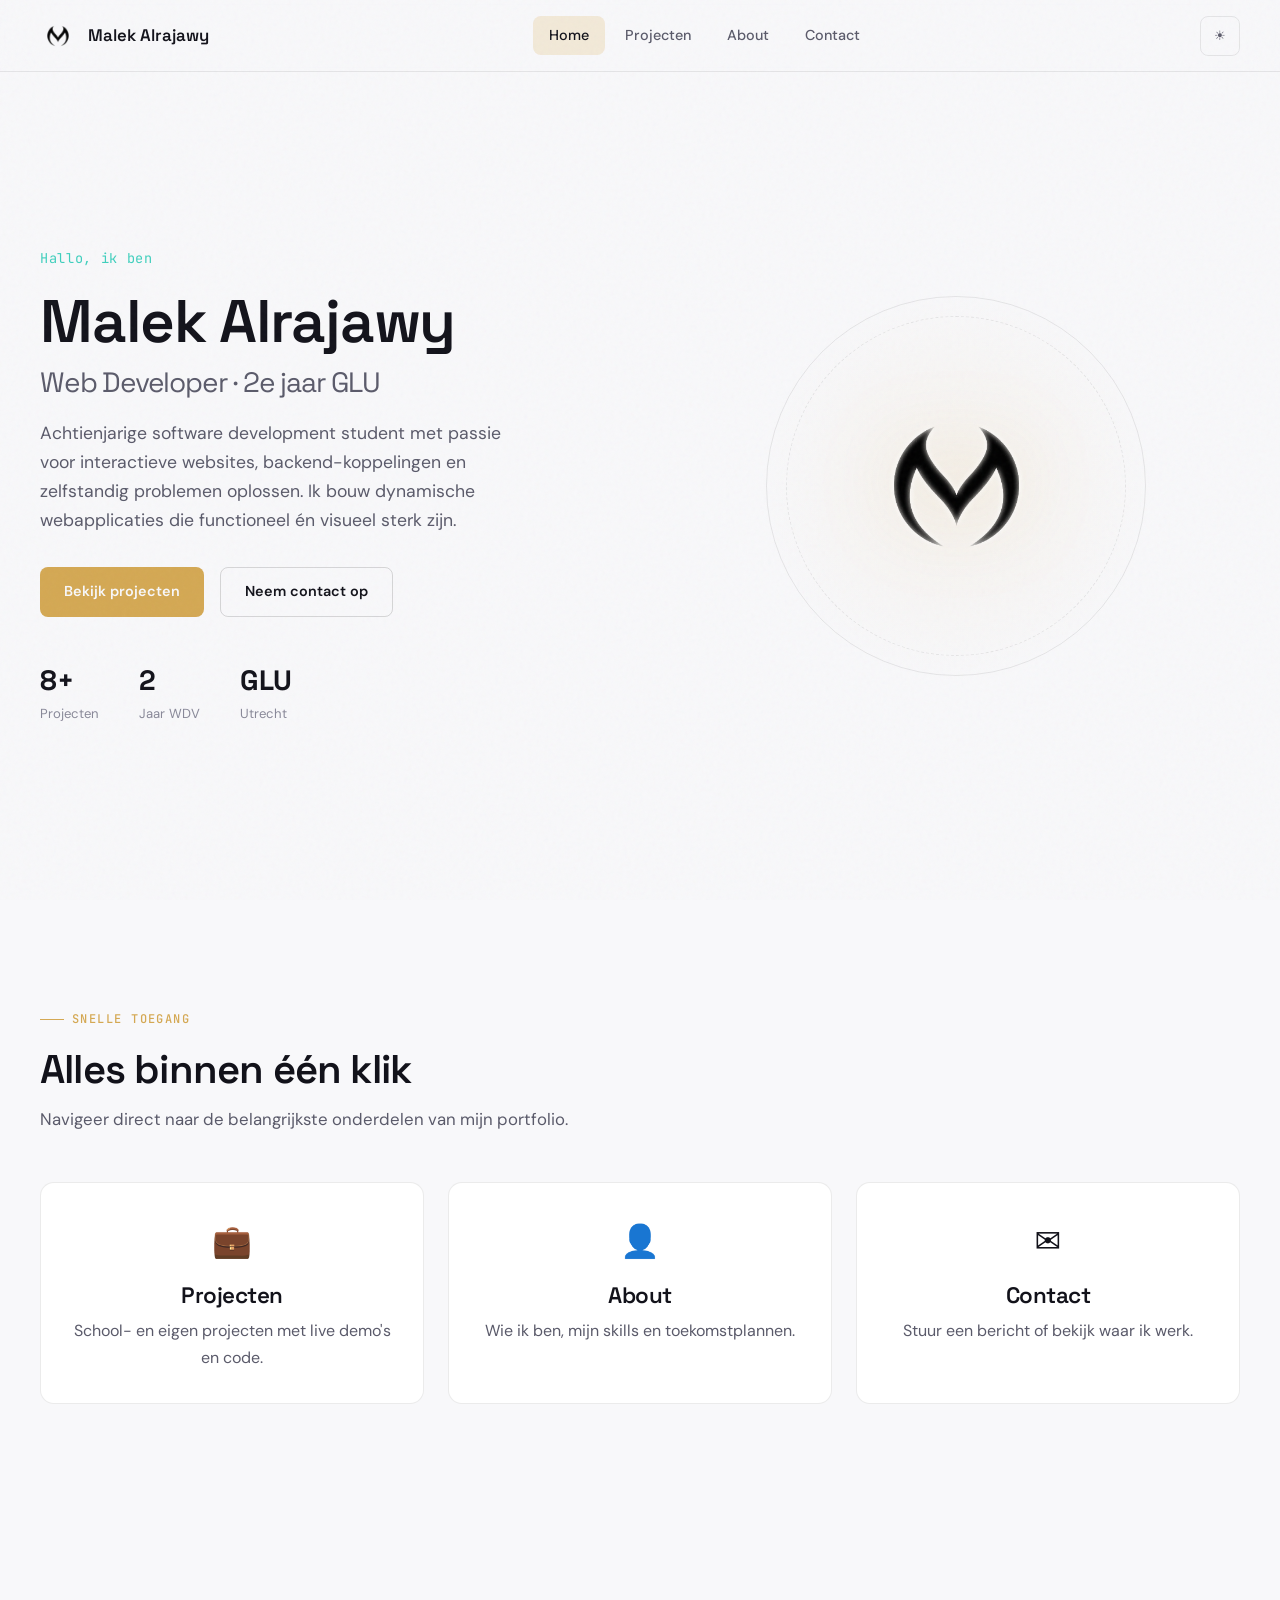
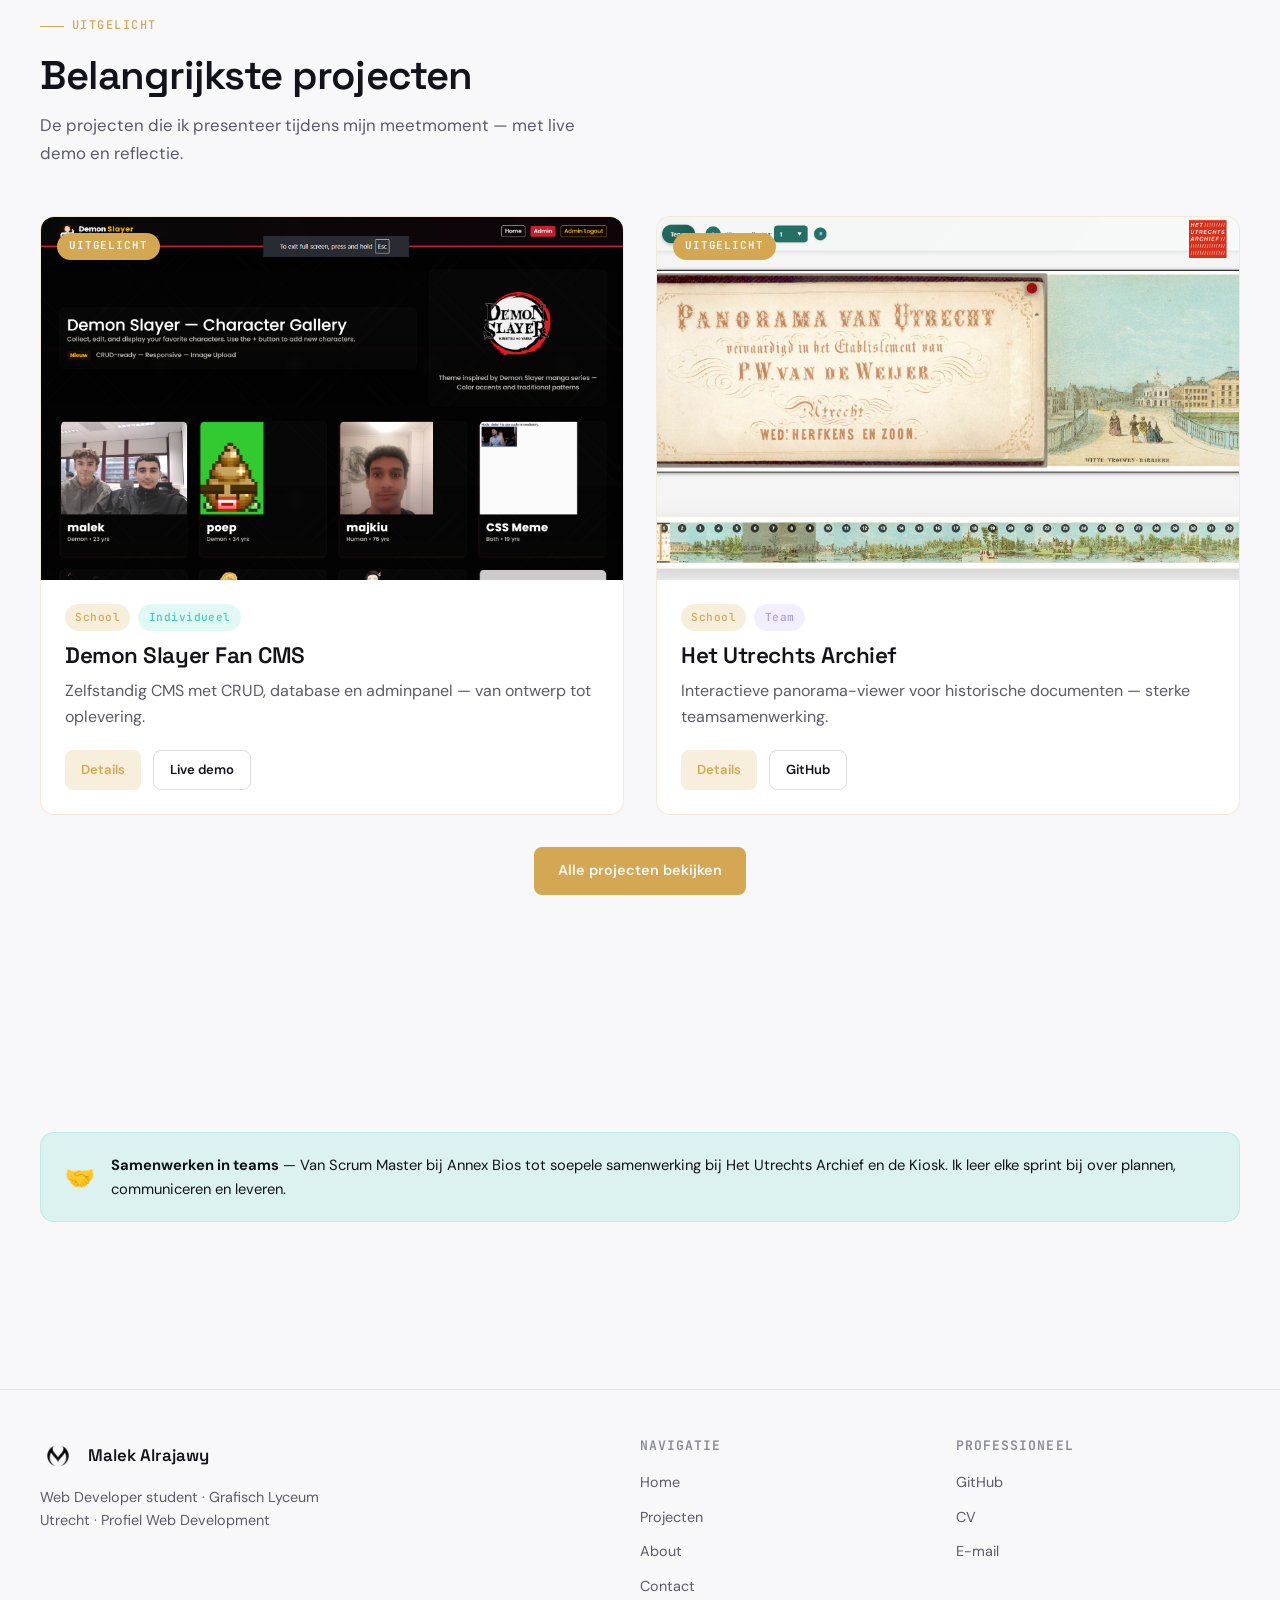
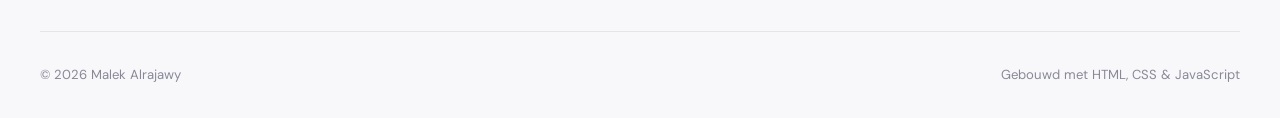
<file: index.html>
<!DOCTYPE html>
<html lang="nl">
<head>
  <meta charset="UTF-8">
  <meta name="viewport" content="width=device-width, initial-scale=1.0">
  <meta name="description" content="Portfolio van Malek Alrajawy — Web Developer student aan het Grafisch Lyceum Utrecht. Bekijk mijn projecten, skills en contactgegevens.">
  <title>Malek Alrajawy — Web Developer Portfolio</title>
  <link rel="icon" href="assets/images/logo_black.png" type="image/png">
  <link rel="preconnect" href="https://fonts.googleapis.com">
  <link rel="preconnect" href="https://fonts.gstatic.com" crossorigin>
  <link href="https://fonts.googleapis.com/css2?family=DM+Sans:ital,opsz,wght@0,9..40,400;0,9..40,500;0,9..40,600;0,9..40,700;1,9..40,400&family=JetBrains+Mono:wght@400;500&family=Space+Grotesk:wght@400;500;600;700&display=swap" rel="stylesheet">
  <link rel="stylesheet" href="assets/css/style.css">
</head>
<body>
  <a href="#main" class="skip-link">Ga naar inhoud</a>

  <header class="site-header">
    <div class="container">
      <a href="index.html" class="site-logo">
        <img src="assets/images/logo_black.png" alt="Logo Malek Alrajawy" width="36" height="36">
        <span>Malek Alrajawy</span>
      </a>
      <nav class="site-nav" aria-label="Hoofdnavigatie">
        <a href="index.html">Home</a>
        <a href="projecten.html">Projecten</a>
        <a href="about.html">About</a>
        <a href="contact.html">Contact</a>
      </nav>
      <div class="header-actions">
        <button class="theme-toggle" type="button" aria-label="Thema wisselen">☀</button>
        <button class="nav-toggle" type="button" aria-expanded="false" aria-label="Menu openen">
          <span></span><span></span><span></span>
        </button>
      </div>
    </div>
  </header>

  <main id="main">
    <section class="hero">
      <div class="container hero-grid">
        <div class="hero-content">
          <p class="hero-greeting">Hallo, ik ben</p>
          <h1 class="hero-title">
            Malek Alrajawy
            <span>Web Developer · 2e jaar GLU</span>
          </h1>
          <p class="hero-description">
            Achtienjarige software development student met passie voor interactieve websites,
            backend-koppelingen en zelfstandig problemen oplossen. Ik bouw dynamische
            webapplicaties die functioneel én visueel sterk zijn.
          </p>
          <div class="hero-actions">
            <a href="projecten.html" class="btn btn-primary">Bekijk projecten</a>
            <a href="contact.html" class="btn btn-secondary">Neem contact op</a>
          </div>
          <div class="hero-stats">
            <div>
              <div class="hero-stat-value">8+</div>
              <div class="hero-stat-label">Projecten</div>
            </div>
            <div>
              <div class="hero-stat-value">2</div>
              <div class="hero-stat-label">Jaar WDV</div>
            </div>
            <div>
              <div class="hero-stat-value">GLU</div>
              <div class="hero-stat-label">Utrecht</div>
            </div>
          </div>
        </div>
        <div class="hero-visual">
          <div class="hero-glow" aria-hidden="true"></div>
          <div class="hero-logo-ring">
            <img src="assets/images/logo_black.png" alt="Monogram logo van Malek Alrajawy">
          </div>
        </div>
      </div>
    </section>

    <section class="section">
      <div class="container">
        <div class="section-header reveal">
          <span class="section-label">Snelle toegang</span>
          <h2>Alles binnen één klik</h2>
          <p>Navigeer direct naar de belangrijkste onderdelen van mijn portfolio.</p>
        </div>
        <div class="quick-nav-grid">
          <article class="card quick-nav-card reveal">
            <div class="icon" aria-hidden="true">💼</div>
            <h3><a href="projecten.html">Projecten</a></h3>
            <p>School- en eigen projecten met live demo's en code.</p>
          </article>
          <article class="card quick-nav-card reveal">
            <div class="icon" aria-hidden="true">👤</div>
            <h3><a href="about.html">About</a></h3>
            <p>Wie ik ben, mijn skills en toekomstplannen.</p>
          </article>
          <article class="card quick-nav-card reveal">
            <div class="icon" aria-hidden="true">✉</div>
            <h3><a href="contact.html">Contact</a></h3>
            <p>Stuur een bericht of bekijk waar ik werk.</p>
          </article>
        </div>
      </div>
    </section>

    <section class="section">
      <div class="container">
        <div class="section-header reveal">
          <span class="section-label">Uitgelicht</span>
          <h2>Belangrijkste projecten</h2>
          <p>De projecten die ik presenteer tijdens mijn meetmoment — met live demo en reflectie.</p>
        </div>
        <div class="featured-grid">
          <article class="card project-card featured reveal">
            <div class="project-card-media" data-trailer="assets/images/CMS/Screenshot 2026-07-06 004436.png|assets/images/CMS/Screenshot 2026-07-06 004458.png|assets/images/CMS/Screenshot 2026-07-06 004528.png|assets/images/CMS/Screenshot 2026-07-06 004600.png">
              <img src="assets/images/CMS/Screenshot 2026-07-06 004436.png" alt="Screenshot van het Demon Slayer Fan CMS" loading="lazy">
            </div>
            <div class="card-body">
              <div class="project-card-tags">
                <span class="tag tag-school">School</span>
                <span class="tag">Individueel</span>
              </div>
              <h3><a href="project-cms.html">Demon Slayer Fan CMS</a></h3>
              <p>Zelfstandig CMS met CRUD, database en adminpanel — van ontwerp tot oplevering.</p>
              <div class="project-card-footer">
                <a href="project-cms.html" class="btn btn-ghost btn-sm">Details</a>
                <a href="https://u240910.gluwebsite.nl/demon_slayer_cms/" class="btn btn-secondary btn-sm" target="_blank" rel="noopener noreferrer">Live demo</a>
              </div>
            </div>
          </article>

          <article class="card project-card featured reveal">
            <div class="project-card-media" data-trailer="assets/images/Het-Utrechts-Archief/Screenshot 2026-06-30 134047.png|assets/images/Het-Utrechts-Archief/Screenshot 2026-06-30 134115.png|assets/images/Het-Utrechts-Archief/Screenshot 2026-06-30 134134.png|assets/images/Het-Utrechts-Archief/Screenshot 2026-06-30 134200.png">
              <img src="assets/images/Het-Utrechts-Archief/Screenshot 2026-06-30 134047.png" alt="Screenshot van Het Utrechts Archief project" loading="lazy">
            </div>
            <div class="card-body">
              <div class="project-card-tags">
                <span class="tag tag-school">School</span>
                <span class="tag tag-team">Team</span>
              </div>
              <h3><a href="project-utrechts-archief.html">Het Utrechts Archief</a></h3>
              <p>Interactieve panorama-viewer voor historische documenten — sterke teamsamenwerking.</p>
              <div class="project-card-footer">
                <a href="project-utrechts-archief.html" class="btn btn-ghost btn-sm">Details</a>
                <a href="https://github.com/Samboterham/samalek.git" class="btn btn-secondary btn-sm" target="_blank" rel="noopener noreferrer">GitHub</a>
              </div>
            </div>
          </article>
        </div>
        <p class="reveal" style="margin-top: 2rem; text-align: center;">
          <a href="projecten.html" class="btn btn-primary">Alle projecten bekijken</a>
        </p>
      </div>
    </section>

    <section class="section">
      <div class="container">
        <div class="collab-banner reveal">
          <span class="icon" aria-hidden="true">🤝</span>
          <p>
            <strong>Samenwerken in teams</strong> — Van Scrum Master bij Annex Bios tot soepele samenwerking
            bij Het Utrechts Archief en de Kiosk. Ik leer elke sprint bij over plannen, communiceren en leveren.
          </p>
        </div>
      </div>
    </section>
  </main>

  <footer class="site-footer">
    <div class="container">
      <div class="footer-grid">
        <div class="footer-brand">
          <a href="index.html" class="site-logo">
            <img src="assets/images/logo_black.png" alt="" width="32" height="32">
            <span>Malek Alrajawy</span>
          </a>
          <p>Web Developer student · Grafisch Lyceum Utrecht · Profiel Web Development</p>
        </div>
        <div class="footer-links">
          <h4>Navigatie</h4>
          <ul>
            <li><a href="index.html">Home</a></li>
            <li><a href="projecten.html">Projecten</a></li>
            <li><a href="about.html">About</a></li>
            <li><a href="contact.html">Contact</a></li>
          </ul>
        </div>
        <div class="footer-links">
          <h4>Professioneel</h4>
          <ul>
            <li><a href="https://github.com/Abud-Alr" target="_blank" rel="noopener noreferrer">GitHub</a></li>
            <li><a href="cv.html">CV</a></li>
            <li><a href="mailto:abdulmalekalrajawy30@gmail.com">E-mail</a></li>
          </ul>
        </div>
      </div>
      <div class="footer-bottom">
        <span>&copy; 2026 Malek Alrajawy</span>
        <span>Gebouwd met HTML, CSS &amp; JavaScript</span>
      </div>
    </div>
  </footer>

  <script src="assets/js/main.js"></script>
</body>
</html>
</file>
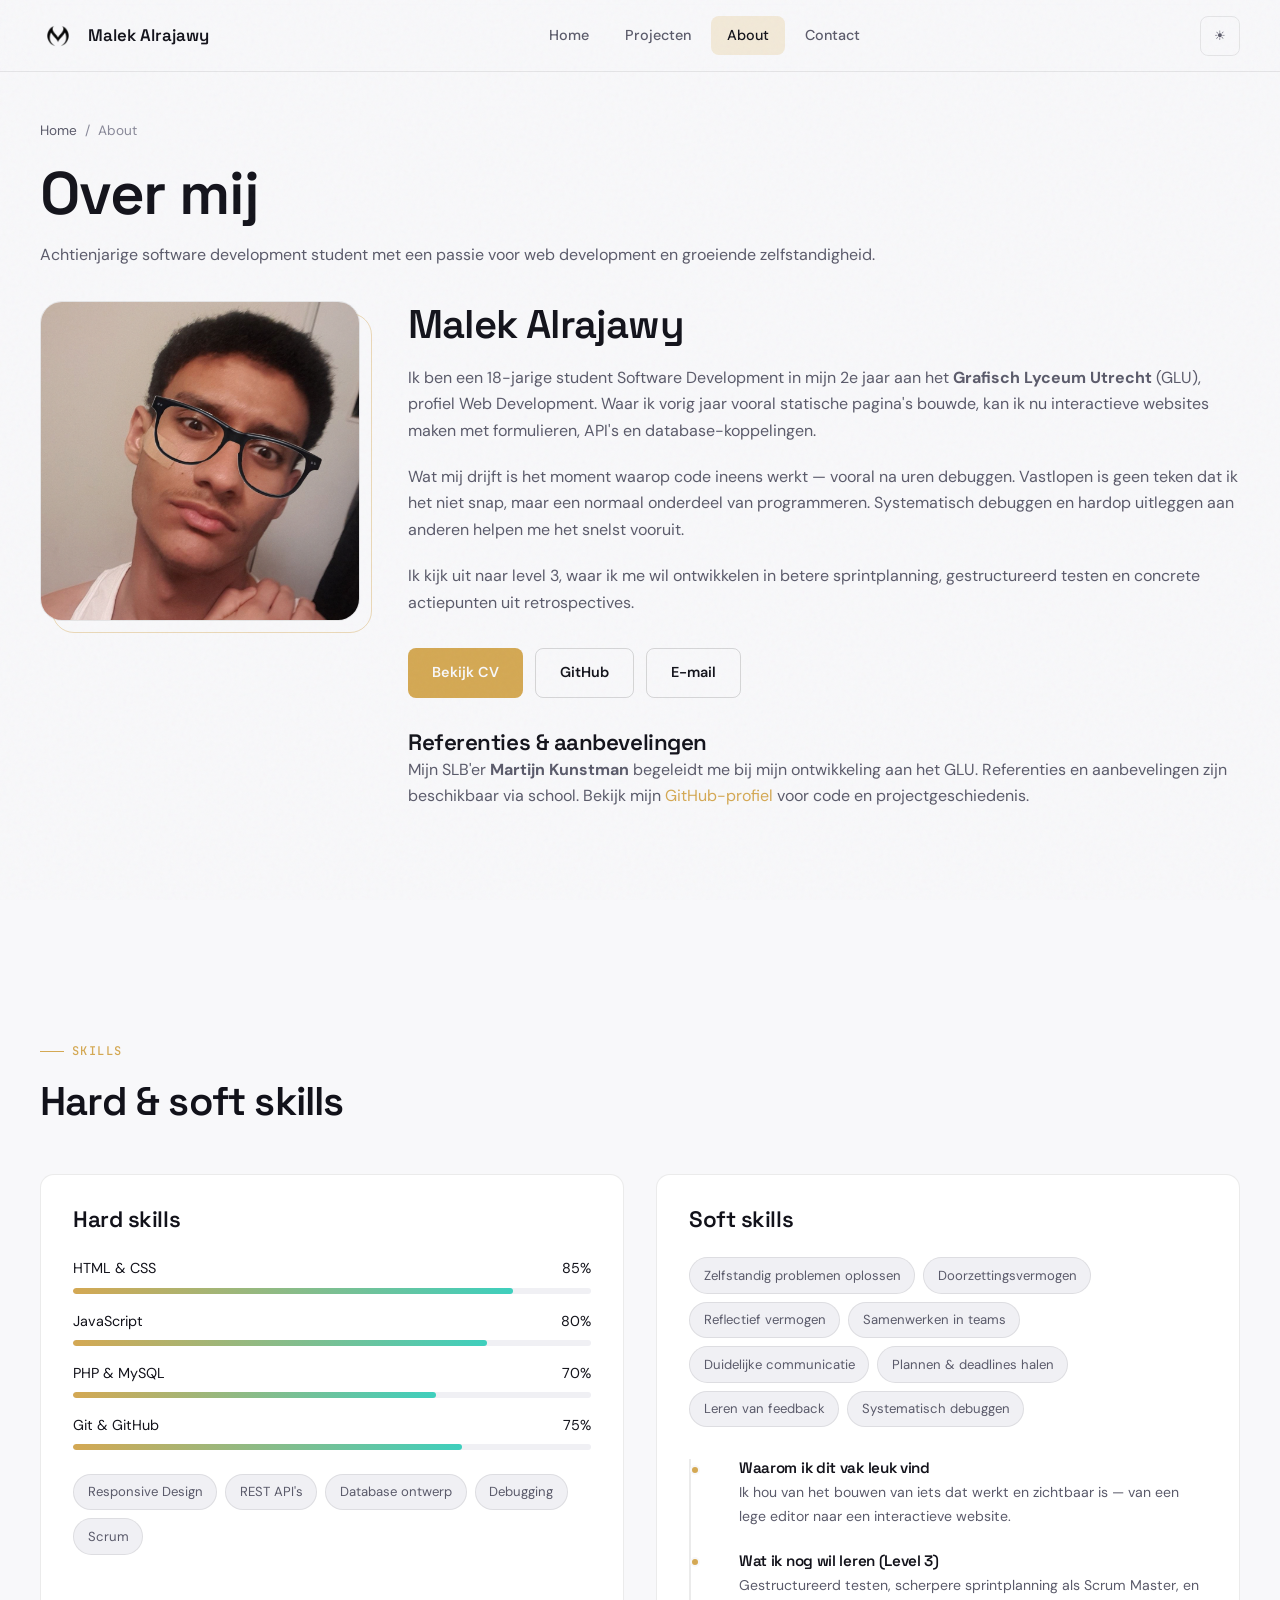
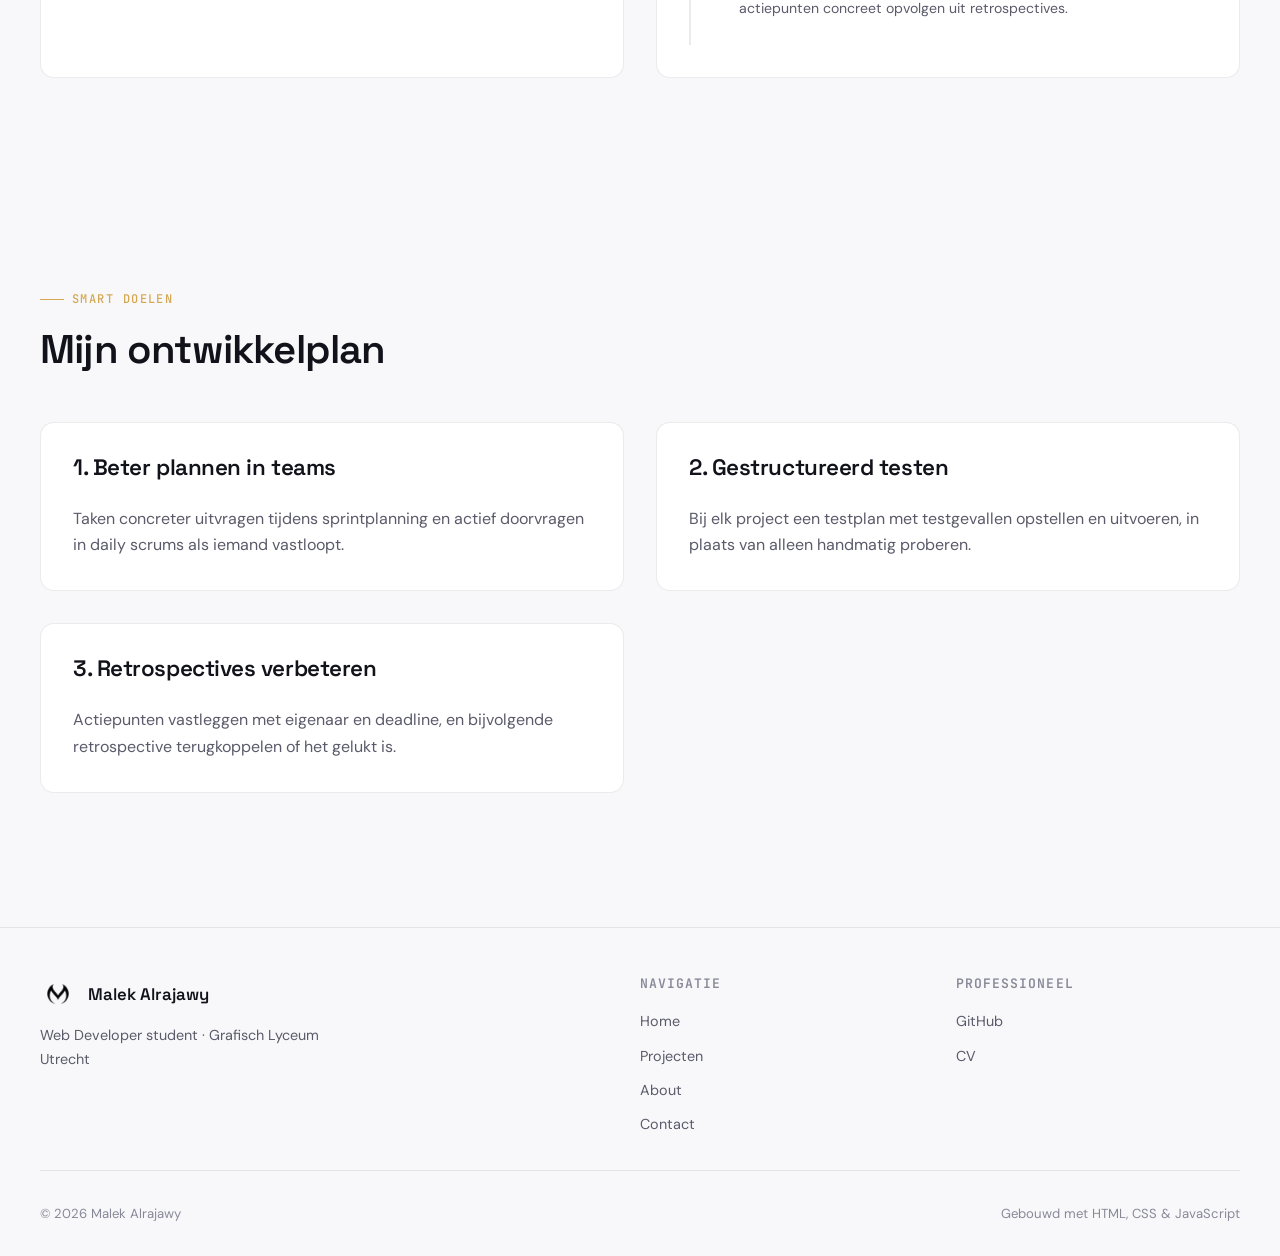
<file: about.html>
<!DOCTYPE html>
<html lang="nl">
<head>
  <meta charset="UTF-8">
  <meta name="viewport" content="width=device-width, initial-scale=1.0">
  <meta name="description" content="Over Malek Alrajawy — Web Developer student, skills, motivatie en toekomstplannen. Inclusief CV en professionele links.">
  <title>About — Malek Alrajawy Portfolio</title>
  <link rel="icon" href="assets/images/logo_black.png" type="image/png">
  <link rel="preconnect" href="https://fonts.googleapis.com">
  <link rel="preconnect" href="https://fonts.gstatic.com" crossorigin>
  <link href="https://fonts.googleapis.com/css2?family=DM+Sans:ital,opsz,wght@0,9..40,400;0,9..40,500;0,9..40,600;0,9..40,700&family=JetBrains+Mono:wght@400;500&family=Space+Grotesk:wght@400;500;600;700&display=swap" rel="stylesheet">
  <link rel="stylesheet" href="assets/css/style.css">
</head>
<body>
  <a href="#main" class="skip-link">Ga naar inhoud</a>

  <header class="site-header">
    <div class="container">
      <a href="index.html" class="site-logo">
        <img src="assets/images/logo_black.png" alt="Logo Malek Alrajawy" width="36" height="36">
        <span>Malek Alrajawy</span>
      </a>
      <nav class="site-nav" aria-label="Hoofdnavigatie">
        <a href="index.html">Home</a>
        <a href="projecten.html">Projecten</a>
        <a href="about.html">About</a>
        <a href="contact.html">Contact</a>
      </nav>
      <div class="header-actions">
        <button class="theme-toggle" type="button" aria-label="Thema wisselen">☀</button>
        <button class="nav-toggle" type="button" aria-expanded="false" aria-label="Menu openen">
          <span></span><span></span><span></span>
        </button>
      </div>
    </div>
  </header>

  <main id="main">
    <div class="page-header">
      <div class="container">
        <nav class="breadcrumb" aria-label="Broodkruimelpad">
          <a href="index.html">Home</a>
          <span>/</span>
          <span>About</span>
        </nav>
        <h1>Over mij</h1>
        <p>Achtienjarige software development student met een passie voor web development en groeiende zelfstandigheid.</p>
      </div>
    </div>

    <section class="section section-compact">
      <div class="container">
        <div class="about-grid">
          <figure class="about-photo reveal">
            <img src="assets/images/malek_foto.png" alt="Foto van Malek Alrajawy" width="320" height="400">
          </figure>
          <div class="about-content reveal">
            <h2>Malek Alrajawy</h2>
            <p>
              Ik ben een 18-jarige student Software Development in mijn 2e jaar aan het
              <strong>Grafisch Lyceum Utrecht</strong> (GLU), profiel Web Development.
              Waar ik vorig jaar vooral statische pagina's bouwde, kan ik nu interactieve
              websites maken met formulieren, API's en database-koppelingen.
            </p>
            <p>
              Wat mij drijft is het moment waarop code ineens werkt — vooral na uren debuggen.
              Vastlopen is geen teken dat ik het niet snap, maar een normaal onderdeel van
              programmeren. Systematisch debuggen en hardop uitleggen aan anderen helpen me
              het snelst vooruit.
            </p>
            <p>
              Ik kijk uit naar level 3, waar ik me wil ontwikkelen in betere sprintplanning,
              gestructureerd testen en concrete actiepunten uit retrospectives.
            </p>

            <div class="about-links">
              <a href="cv.html" class="btn btn-primary">Bekijk CV</a>
              <a href="https://github.com/Abud-Alr" class="btn btn-secondary" target="_blank" rel="noopener noreferrer">GitHub</a>
              <a href="mailto:abdulmalekalrajawy30@gmail.com" class="btn btn-secondary">E-mail</a>
            </div>

            <h3>Referenties &amp; aanbevelingen</h3>
            <p>
              Mijn SLB'er <strong>Martijn Kunstman</strong> begeleidt me bij mijn ontwikkeling
              aan het GLU. Referenties en aanbevelingen zijn beschikbaar via school.
              Bekijk mijn <a href="https://github.com/Abud-Alr">GitHub-profiel</a> voor code en projectgeschiedenis.
            </p>
          </div>
        </div>
      </div>
    </section>

    <section class="section">
      <div class="container">
        <div class="section-header reveal">
          <span class="section-label">Skills</span>
          <h2>Hard &amp; soft skills</h2>
        </div>
        <div class="skills-grid">
          <article class="card skill-category reveal">
            <h3>Hard skills</h3>
            <div class="skill-list">
              <div class="skill-item">
                <div class="skill-header">
                  <span>HTML &amp; CSS</span>
                  <span>85%</span>
                </div>
                <div class="skill-bar"><div class="skill-bar-fill" data-width="85"></div></div>
              </div>
              <div class="skill-item">
                <div class="skill-header">
                  <span>JavaScript</span>
                  <span>80%</span>
                </div>
                <div class="skill-bar"><div class="skill-bar-fill" data-width="80"></div></div>
              </div>
              <div class="skill-item">
                <div class="skill-header">
                  <span>PHP &amp; MySQL</span>
                  <span>70%</span>
                </div>
                <div class="skill-bar"><div class="skill-bar-fill" data-width="70"></div></div>
              </div>
              <div class="skill-item">
                <div class="skill-header">
                  <span>Git &amp; GitHub</span>
                  <span>75%</span>
                </div>
                <div class="skill-bar"><div class="skill-bar-fill" data-width="75"></div></div>
              </div>
            </div>
            <div class="skill-tags" style="margin-top: 1.5rem;">
              <span class="skill-tag">Responsive Design</span>
              <span class="skill-tag">REST API's</span>
              <span class="skill-tag">Database ontwerp</span>
              <span class="skill-tag">Debugging</span>
              <span class="skill-tag">Scrum</span>
            </div>
          </article>

          <article class="card skill-category reveal">
            <h3>Soft skills</h3>
            <div class="skill-tags">
              <span class="skill-tag">Zelfstandig problemen oplossen</span>
              <span class="skill-tag">Doorzettingsvermogen</span>
              <span class="skill-tag">Reflectief vermogen</span>
              <span class="skill-tag">Samenwerken in teams</span>
              <span class="skill-tag">Duidelijke communicatie</span>
              <span class="skill-tag">Plannen &amp; deadlines halen</span>
              <span class="skill-tag">Leren van feedback</span>
              <span class="skill-tag">Systematisch debuggen</span>
            </div>
            <div class="timeline" style="margin-top: 2rem;">
              <div class="timeline-item">
                <h4>Waarom ik dit vak leuk vind</h4>
                <p>Ik hou van het bouwen van iets dat werkt en zichtbaar is — van een lege editor naar een interactieve website.</p>
              </div>
              <div class="timeline-item">
                <h4>Wat ik nog wil leren (Level 3)</h4>
                <p>Gestructureerd testen, scherpere sprintplanning als Scrum Master, en actiepunten concreet opvolgen uit retrospectives.</p>
              </div>
            </div>
          </article>
        </div>
      </div>
    </section>

    <section class="section">
      <div class="container reveal">
        <div class="section-header">
          <span class="section-label">SMART doelen</span>
          <h2>Mijn ontwikkelplan</h2>
        </div>
        <div class="skills-grid">
          <article class="card skill-category">
            <h3>1. Beter plannen in teams</h3>
            <p>Taken concreter uitvragen tijdens sprintplanning en actief doorvragen in daily scrums als iemand vastloopt.</p>
          </article>
          <article class="card skill-category">
            <h3>2. Gestructureerd testen</h3>
            <p>Bij elk project een testplan met testgevallen opstellen en uitvoeren, in plaats van alleen handmatig proberen.</p>
          </article>
          <article class="card skill-category">
            <h3>3. Retrospectives verbeteren</h3>
            <p>Actiepunten vastleggen met eigenaar en deadline, en bijvolgende retrospective terugkoppelen of het gelukt is.</p>
          </article>
        </div>
      </div>
    </section>
  </main>

  <footer class="site-footer">
    <div class="container">
      <div class="footer-grid">
        <div class="footer-brand">
          <a href="index.html" class="site-logo">
            <img src="assets/images/logo_black.png" alt="" width="32" height="32">
            <span>Malek Alrajawy</span>
          </a>
          <p>Web Developer student · Grafisch Lyceum Utrecht</p>
        </div>
        <div class="footer-links">
          <h4>Navigatie</h4>
          <ul>
            <li><a href="index.html">Home</a></li>
            <li><a href="projecten.html">Projecten</a></li>
            <li><a href="about.html">About</a></li>
            <li><a href="contact.html">Contact</a></li>
          </ul>
        </div>
        <div class="footer-links">
          <h4>Professioneel</h4>
          <ul>
            <li><a href="https://github.com/Abud-Alr" target="_blank" rel="noopener noreferrer">GitHub</a></li>
            <li><a href="cv.html">CV</a></li>
          </ul>
        </div>
      </div>
      <div class="footer-bottom">
        <span>&copy; 2026 Malek Alrajawy</span>
        <span>Gebouwd met HTML, CSS &amp; JavaScript</span>
      </div>
    </div>
  </footer>

  <script src="assets/js/main.js"></script>
</body>
</html>
</file>
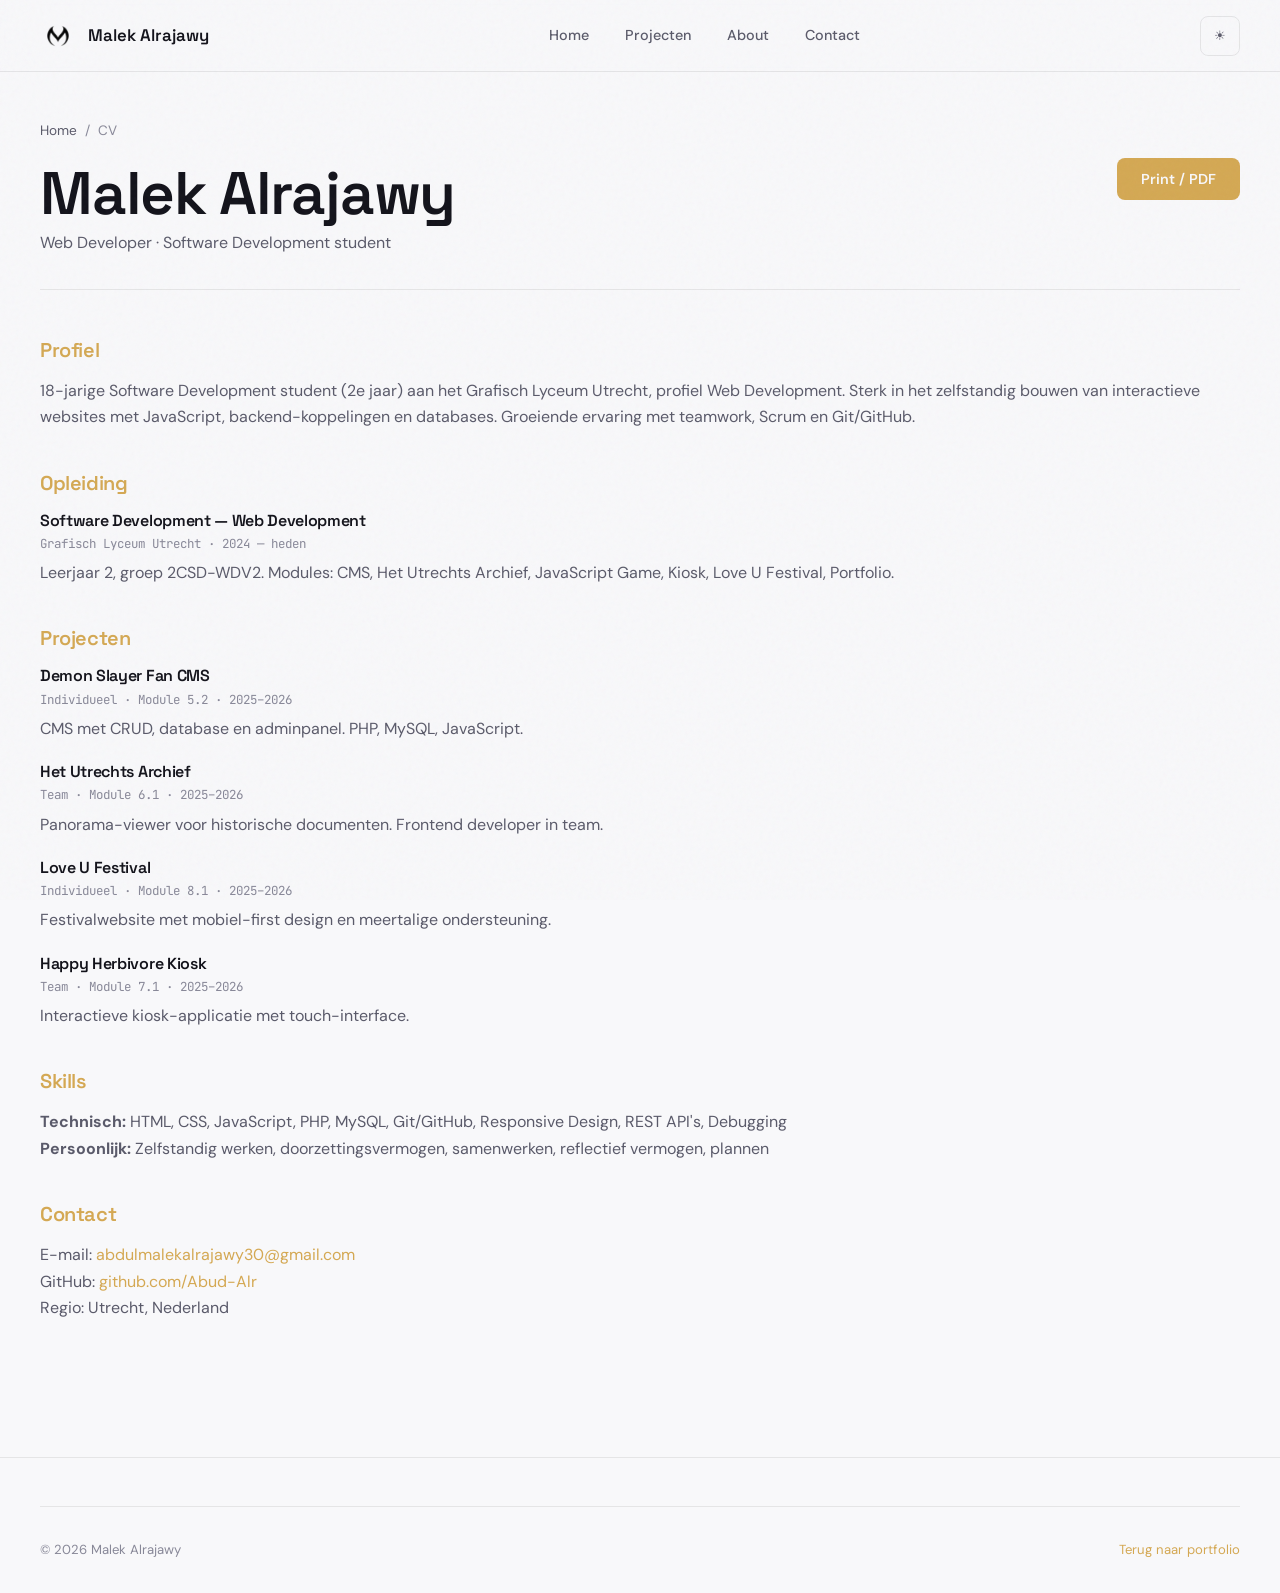
<file: cv.html>
<!DOCTYPE html>
<html lang="nl">
<head>
  <meta charset="UTF-8">
  <meta name="viewport" content="width=device-width, initial-scale=1.0">
  <meta name="description" content="CV van Malek Alrajawy — Web Developer student aan het Grafisch Lyceum Utrecht met ervaring in HTML, CSS, JavaScript, PHP en MySQL.">
  <title>CV — Malek Alrajawy</title>
  <link rel="icon" href="assets/images/logo_black.png" type="image/png">
  <link rel="preconnect" href="https://fonts.googleapis.com">
  <link rel="preconnect" href="https://fonts.gstatic.com" crossorigin>
  <link href="https://fonts.googleapis.com/css2?family=DM+Sans:ital,opsz,wght@0,9..40,400;0,9..40,500;0,9..40,600;0,9..40,700&family=JetBrains+Mono:wght@400;500&family=Space+Grotesk:wght@400;500;600;700&display=swap" rel="stylesheet">
  <link rel="stylesheet" href="assets/css/style.css">
</head>
<body>
  <a href="#main" class="skip-link">Ga naar inhoud</a>

  <header class="site-header">
    <div class="container">
      <a href="index.html" class="site-logo">
        <img src="assets/images/logo_black.png" alt="Logo Malek Alrajawy" width="36" height="36">
        <span>Malek Alrajawy</span>
      </a>
      <nav class="site-nav" aria-label="Hoofdnavigatie">
        <a href="index.html">Home</a>
        <a href="projecten.html">Projecten</a>
        <a href="about.html">About</a>
        <a href="contact.html">Contact</a>
      </nav>
      <div class="header-actions">
        <button class="theme-toggle" type="button" aria-label="Thema wisselen">☀</button>
        <button class="nav-toggle" type="button" aria-expanded="false" aria-label="Menu openen">
          <span></span><span></span><span></span>
        </button>
      </div>
    </div>
  </header>

  <main id="main" class="cv-page">
    <div class="container">
      <nav class="breadcrumb" aria-label="Broodkruimelpad">
        <a href="index.html">Home</a>
        <span>/</span>
        <span>CV</span>
      </nav>

      <header class="cv-header">
        <div>
          <h1>Malek Alrajawy</h1>
          <p>Web Developer · Software Development student</p>
        </div>
        <button type="button" class="btn btn-primary" onclick="window.print()">Print / PDF</button>
      </header>

      <section class="cv-section">
        <h2>Profiel</h2>
        <p>
          18-jarige Software Development student (2e jaar) aan het Grafisch Lyceum Utrecht,
          profiel Web Development. Sterk in het zelfstandig bouwen van interactieve websites
          met JavaScript, backend-koppelingen en databases. Groeiende ervaring met teamwork,
          Scrum en Git/GitHub.
        </p>
      </section>

      <section class="cv-section">
        <h2>Opleiding</h2>
        <article class="cv-item">
          <h3>Software Development — Web Development</h3>
          <p class="period">Grafisch Lyceum Utrecht · 2024 — heden</p>
          <p>Leerjaar 2, groep 2CSD-WDV2. Modules: CMS, Het Utrechts Archief, JavaScript Game, Kiosk, Love U Festival, Portfolio.</p>
        </article>
      </section>

      <section class="cv-section">
        <h2>Projecten</h2>
        <article class="cv-item">
          <h3>Demon Slayer Fan CMS</h3>
          <p class="period">Individueel · Module 5.2 · 2025–2026</p>
          <p>CMS met CRUD, database en adminpanel. PHP, MySQL, JavaScript.</p>
        </article>
        <article class="cv-item">
          <h3>Het Utrechts Archief</h3>
          <p class="period">Team · Module 6.1 · 2025–2026</p>
          <p>Panorama-viewer voor historische documenten. Frontend developer in team.</p>
        </article>
        <article class="cv-item">
          <h3>Love U Festival</h3>
          <p class="period">Individueel · Module 8.1 · 2025–2026</p>
          <p>Festivalwebsite met mobiel-first design en meertalige ondersteuning.</p>
        </article>
        <article class="cv-item">
          <h3>Happy Herbivore Kiosk</h3>
          <p class="period">Team · Module 7.1 · 2025–2026</p>
          <p>Interactieve kiosk-applicatie met touch-interface.</p>
        </article>
      </section>

      <section class="cv-section">
        <h2>Skills</h2>
        <p><strong>Technisch:</strong> HTML, CSS, JavaScript, PHP, MySQL, Git/GitHub, Responsive Design, REST API's, Debugging</p>
        <p><strong>Persoonlijk:</strong> Zelfstandig werken, doorzettingsvermogen, samenwerken, reflectief vermogen, plannen</p>
      </section>

      <section class="cv-section">
        <h2>Contact</h2>
        <p>E-mail: <a href="mailto:abdulmalekalrajawy30@gmail.com">abdulmalekalrajawy30@gmail.com</a></p>
        <p>GitHub: <a href="https://github.com/Abud-Alr" target="_blank" rel="noopener noreferrer">github.com/Abud-Alr</a></p>
        <p>Regio: Utrecht, Nederland</p>
      </section>
    </div>
  </main>

  <footer class="site-footer">
    <div class="container">
      <div class="footer-bottom">
        <span>&copy; 2026 Malek Alrajawy</span>
        <span><a href="index.html">Terug naar portfolio</a></span>
      </div>
    </div>
  </footer>

  <script src="assets/js/main.js"></script>
</body>
</html>
</file>
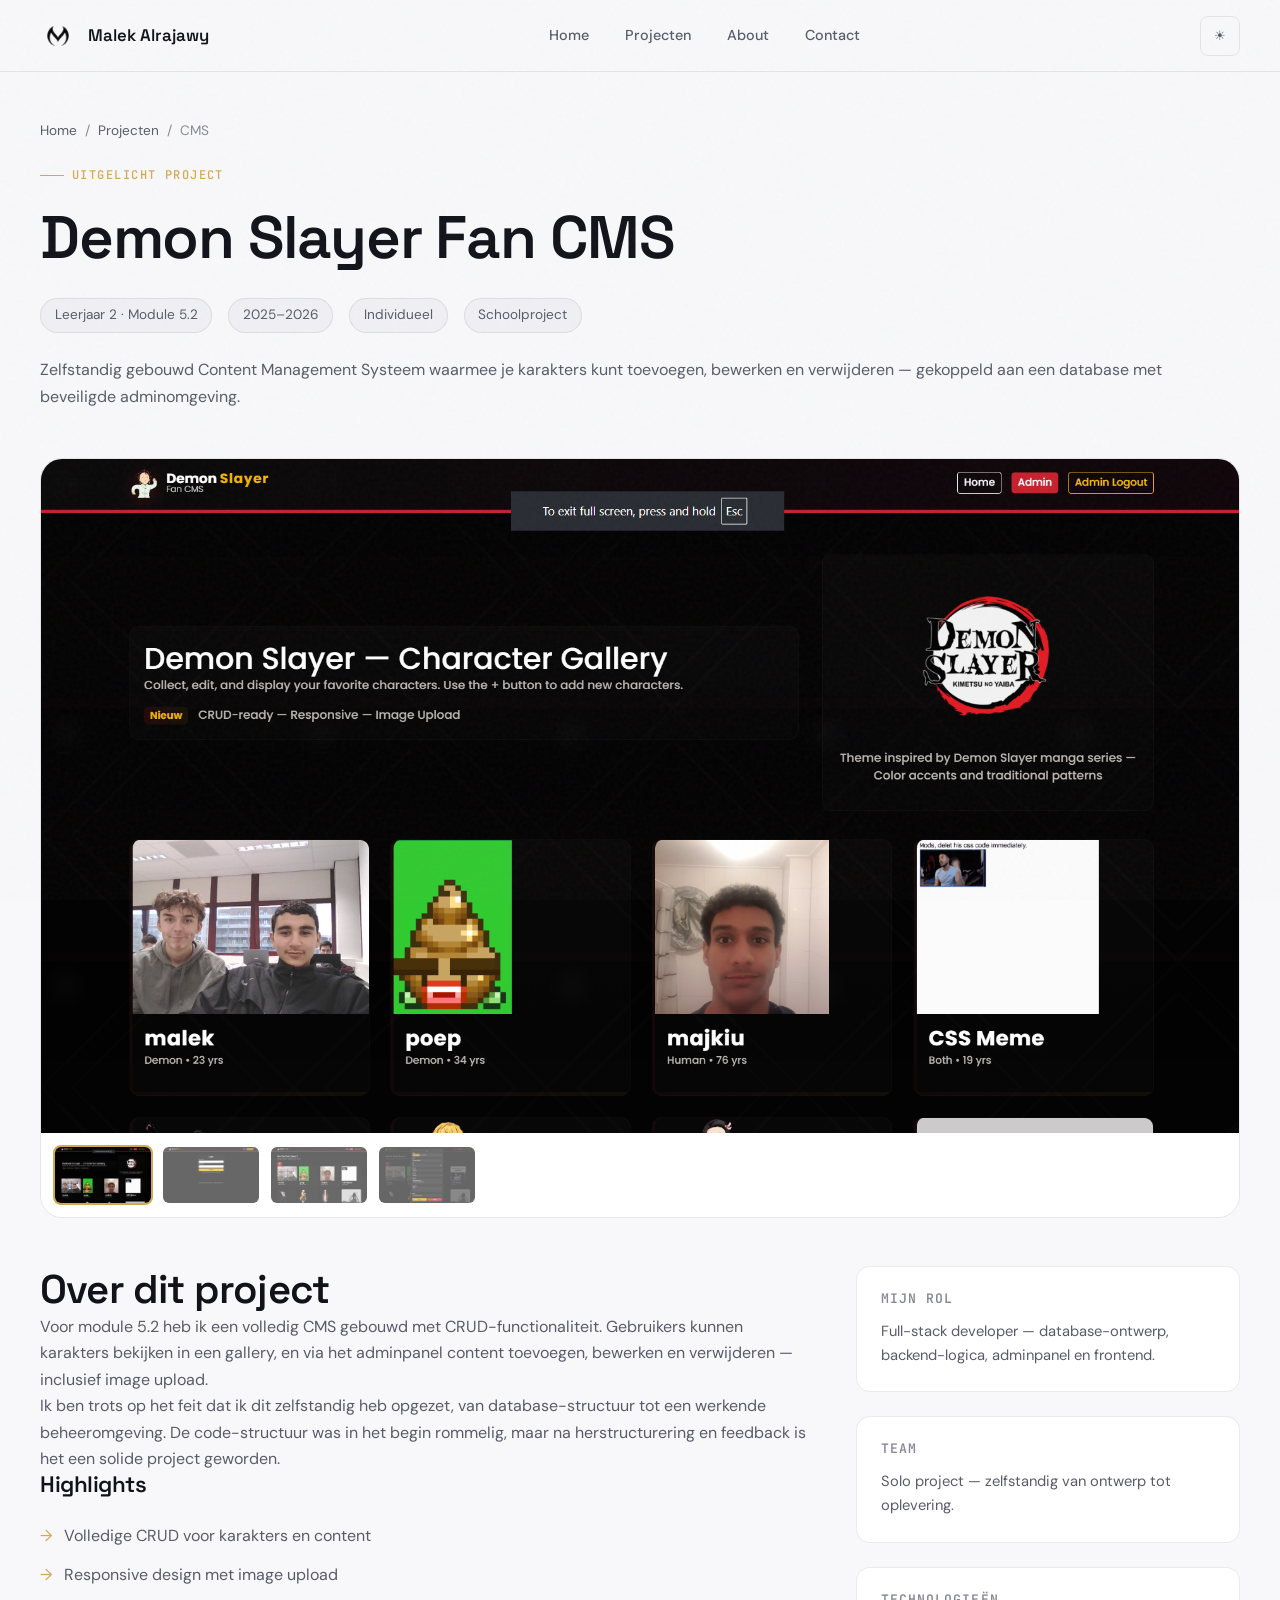
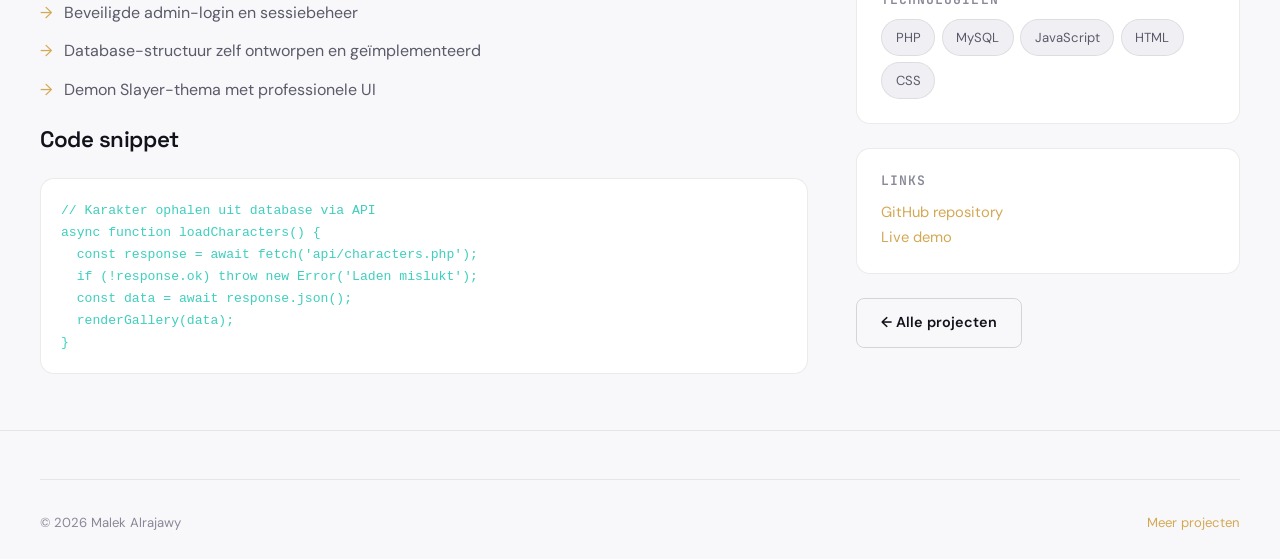
<file: project-cms.html>
<!DOCTYPE html>
<html lang="nl">
<head>
  <meta charset="UTF-8">
  <meta name="viewport" content="width=device-width, initial-scale=1.0">
  <meta name="description" content="Demon Slayer Fan CMS — zelfstandig gebouwd Content Management Systeem met CRUD, database en adminpanel door Malek Alrajawy.">
  <title>Demon Slayer Fan CMS — Malek Alrajawy Portfolio</title>
  <link rel="icon" href="assets/images/logo_black.png" type="image/png">
  <link rel="preconnect" href="https://fonts.googleapis.com">
  <link rel="preconnect" href="https://fonts.gstatic.com" crossorigin>
  <link href="https://fonts.googleapis.com/css2?family=DM+Sans:ital,opsz,wght@0,9..40,400;0,9..40,500;0,9..40,600;0,9..40,700&family=JetBrains+Mono:wght@400;500&family=Space+Grotesk:wght@400;500;600;700&display=swap" rel="stylesheet">
  <link rel="stylesheet" href="assets/css/style.css">
</head>
<body>
  <a href="#main" class="skip-link">Ga naar inhoud</a>

  <header class="site-header">
    <div class="container">
      <a href="index.html" class="site-logo">
        <img src="assets/images/logo_black.png" alt="Logo Malek Alrajawy" width="36" height="36">
        <span>Malek Alrajawy</span>
      </a>
      <nav class="site-nav" aria-label="Hoofdnavigatie">
        <a href="index.html">Home</a>
        <a href="projecten.html">Projecten</a>
        <a href="about.html">About</a>
        <a href="contact.html">Contact</a>
      </nav>
      <div class="header-actions">
        <button class="theme-toggle" type="button" aria-label="Thema wisselen">☀</button>
        <button class="nav-toggle" type="button" aria-expanded="false" aria-label="Menu openen">
          <span></span><span></span><span></span>
        </button>
      </div>
    </div>
  </header>

  <main id="main">
    <div class="project-hero">
      <div class="container">
        <nav class="breadcrumb" aria-label="Broodkruimelpad">
          <a href="index.html">Home</a>
          <span>/</span>
          <a href="projecten.html">Projecten</a>
          <span>/</span>
          <span>CMS</span>
        </nav>
        <span class="section-label">Uitgelicht project</span>
        <h1>Demon Slayer Fan CMS</h1>
        <div class="project-hero-meta">
          <span>Leerjaar 2 · Module 5.2</span>
          <span>2025–2026</span>
          <span>Individueel</span>
          <span>Schoolproject</span>
        </div>
        <p>Zelfstandig gebouwd Content Management Systeem waarmee je karakters kunt toevoegen, bewerken en verwijderen — gekoppeld aan een database met beveiligde adminomgeving.</p>
      </div>
    </div>

    <div class="container">
      <div class="project-showcase reveal">
        <div class="project-showcase-main">
          <img src="assets/images/CMS/Screenshot 2026-07-06 004436.png" alt="Demon Slayer Fan CMS — character gallery overzicht" width="1200" height="675">
        </div>
        <div class="project-showcase-thumbs">
          <button type="button" class="active" data-src="assets/images/CMS/Screenshot 2026-07-06 004436.png" data-alt="CMS character gallery">
            <img src="assets/images/CMS/Screenshot 2026-07-06 004436.png" alt="">
          </button>
          <button type="button" data-src="assets/images/CMS/Screenshot 2026-07-06 004458.png" data-alt="CMS admin panel">
            <img src="assets/images/CMS/Screenshot 2026-07-06 004458.png" alt="">
          </button>
          <button type="button" data-src="assets/images/CMS/Screenshot 2026-07-06 004528.png" data-alt="CMS karakter toevoegen">
            <img src="assets/images/CMS/Screenshot 2026-07-06 004528.png" alt="">
          </button>
          <button type="button" data-src="assets/images/CMS/Screenshot 2026-07-06 004600.png" data-alt="CMS responsive weergave">
            <img src="assets/images/CMS/Screenshot 2026-07-06 004600.png" alt="">
          </button>
        </div>
      </div>

      <div class="project-detail-grid">
        <article class="reveal">
          <h2>Over dit project</h2>
          <p>
            Voor module 5.2 heb ik een volledig CMS gebouwd met CRUD-functionaliteit.
            Gebruikers kunnen karakters bekijken in een gallery, en via het adminpanel
            content toevoegen, bewerken en verwijderen — inclusief image upload.
          </p>
          <p>
            Ik ben trots op het feit dat ik dit zelfstandig heb opgezet, van database-structuur
            tot een werkende beheeromgeving. De code-structuur was in het begin rommelig,
            maar na herstructurering en feedback is het een solide project geworden.
          </p>

          <h3>Highlights</h3>
          <ul class="project-highlights">
            <li>Volledige CRUD voor karakters en content</li>
            <li>Responsive design met image upload</li>
            <li>Beveiligde admin-login en sessiebeheer</li>
            <li>Database-structuur zelf ontworpen en geïmplementeerd</li>
            <li>Demon Slayer-thema met professionele UI</li>
          </ul>

          <h3>Code snippet</h3>
          <div class="code-block">
            <pre><code>// Karakter ophalen uit database via API
async function loadCharacters() {
  const response = await fetch('api/characters.php');
  if (!response.ok) throw new Error('Laden mislukt');
  const data = await response.json();
  renderGallery(data);
}</code></pre>
          </div>
        </article>

        <aside class="reveal">
          <div class="card project-sidebar-card">
            <h4>Mijn rol</h4>
            <p>Full-stack developer — database-ontwerp, backend-logica, adminpanel en frontend.</p>
          </div>
          <div class="card project-sidebar-card">
            <h4>Team</h4>
            <p>Solo project — zelfstandig van ontwerp tot oplevering.</p>
          </div>
          <div class="card project-sidebar-card">
            <h4>Technologieën</h4>
            <div class="tech-list">
              <span class="skill-tag">PHP</span>
              <span class="skill-tag">MySQL</span>
              <span class="skill-tag">JavaScript</span>
              <span class="skill-tag">HTML</span>
              <span class="skill-tag">CSS</span>
            </div>
          </div>
          <div class="card project-sidebar-card">
            <h4>Links</h4>
            <p><a href="https://github.com/Abud-Alr/Hobby-Website.git" target="_blank" rel="noopener noreferrer">GitHub repository</a></p>
            <p><a href="https://u240910.gluwebsite.nl/demon_slayer_cms/" target="_blank" rel="noopener noreferrer">Live demo</a></p>
          </div>
          <a href="projecten.html" class="btn btn-secondary">← Alle projecten</a>
        </aside>
      </div>
    </div>
  </main>

  <footer class="site-footer">
    <div class="container">
      <div class="footer-bottom">
        <span>&copy; 2026 Malek Alrajawy</span>
        <span><a href="projecten.html">Meer projecten</a></span>
      </div>
    </div>
  </footer>

  <script src="assets/js/main.js"></script>
</body>
</html>
</file>
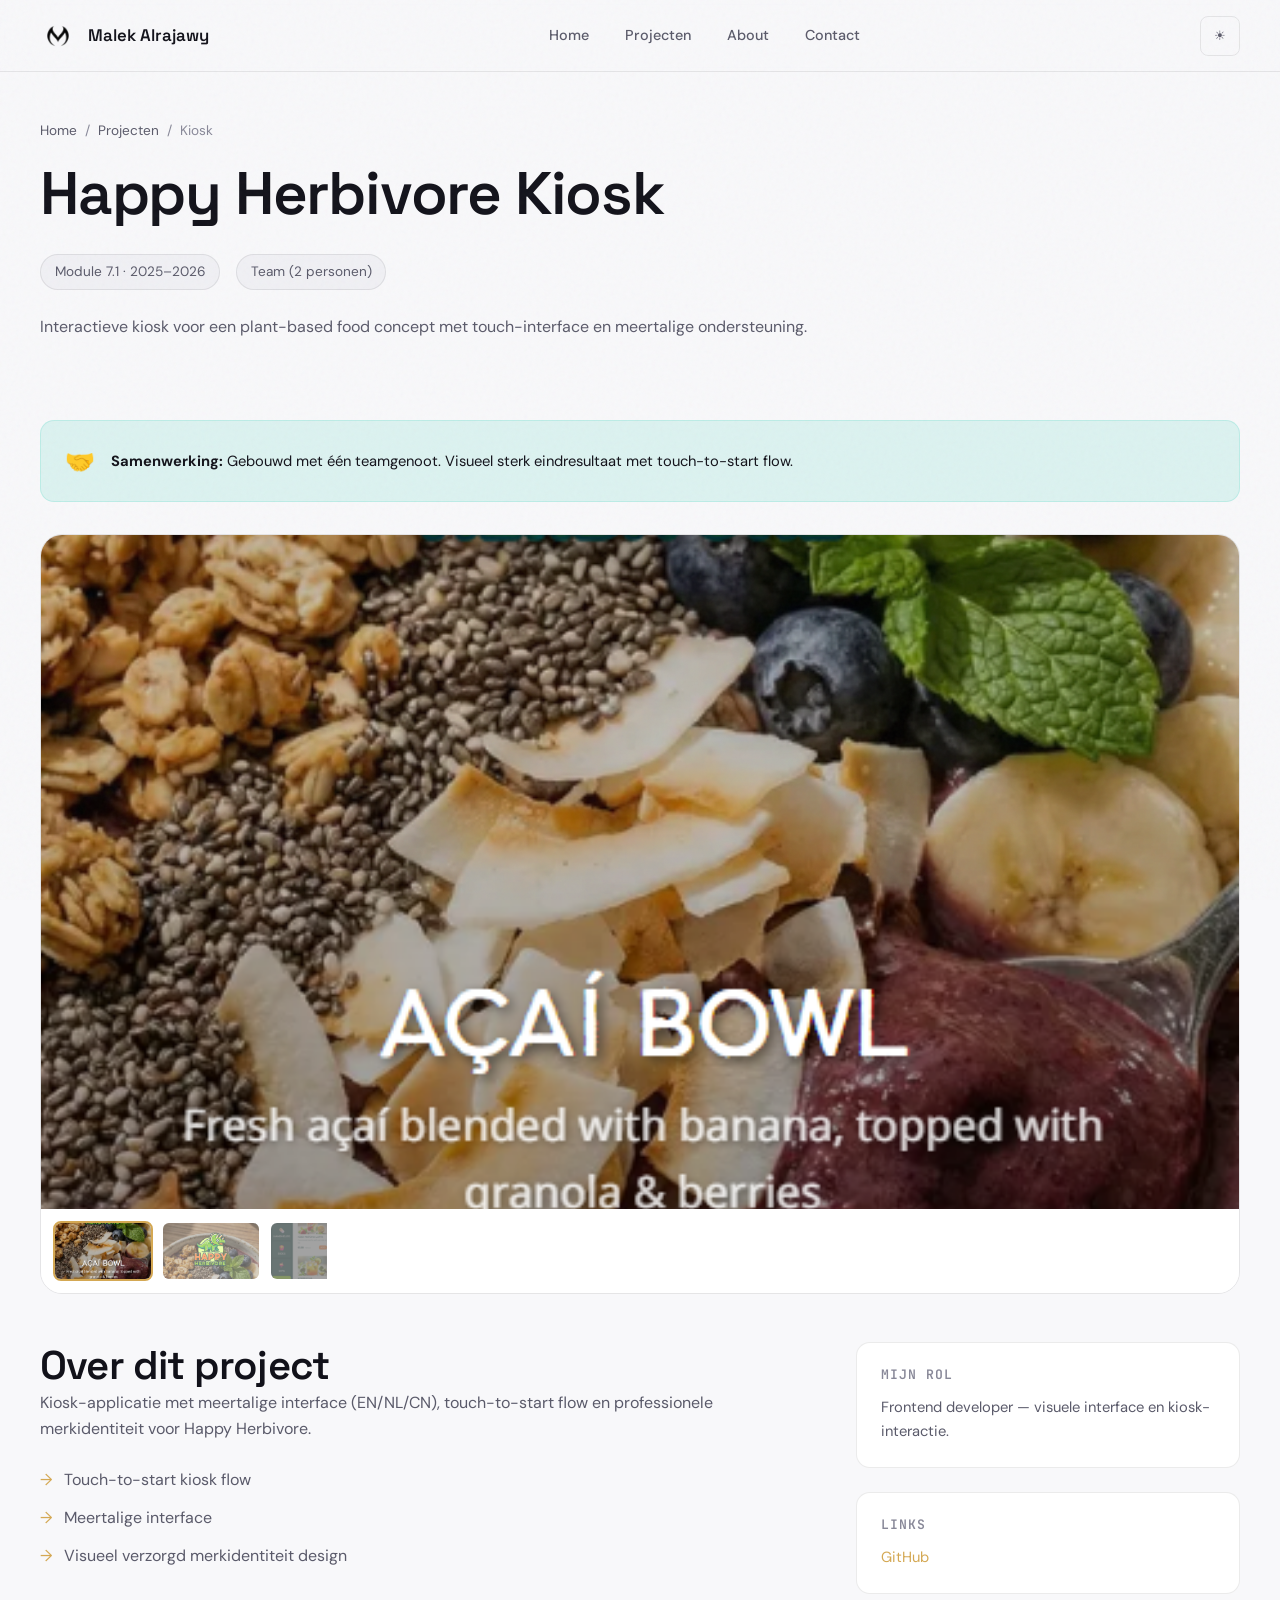
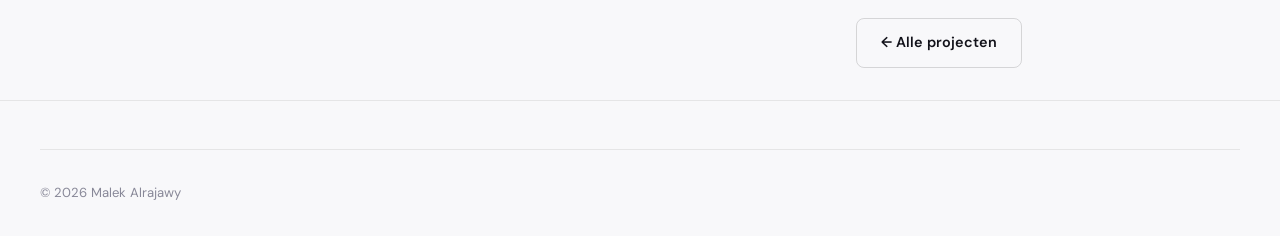
<file: project-kiosk.html>
<!DOCTYPE html>
<html lang="nl">
<head>
  <meta charset="UTF-8">
  <meta name="viewport" content="width=device-width, initial-scale=1.0">
  <meta name="description" content="Happy Herbivore Kiosk — interactieve kiosk-applicatie gebouwd door Malek Alrajawy en teamgenoot.">
  <title>Happy Herbivore Kiosk — Malek Alrajawy Portfolio</title>
  <link rel="icon" href="assets/images/logo_black.png" type="image/png">
  <link rel="preconnect" href="https://fonts.googleapis.com">
  <link rel="preconnect" href="https://fonts.gstatic.com" crossorigin>
  <link href="https://fonts.googleapis.com/css2?family=DM+Sans:ital,opsz,wght@0,9..40,400;0,9..40,500;0,9..40,600;0,9..40,700&family=JetBrains+Mono:wght@400;500&family=Space+Grotesk:wght@400;500;600;700&display=swap" rel="stylesheet">
  <link rel="stylesheet" href="assets/css/style.css">
</head>
<body>
  <a href="#main" class="skip-link">Ga naar inhoud</a>
  <header class="site-header">
    <div class="container">
      <a href="index.html" class="site-logo"><img src="assets/images/logo_black.png" alt="Logo Malek Alrajawy" width="36" height="36"><span>Malek Alrajawy</span></a>
      <nav class="site-nav" aria-label="Hoofdnavigatie">
        <a href="index.html">Home</a><a href="projecten.html">Projecten</a><a href="about.html">About</a><a href="contact.html">Contact</a>
      </nav>
      <div class="header-actions">
        <button class="theme-toggle" type="button" aria-label="Thema wisselen">☀</button>
        <button class="nav-toggle" type="button" aria-expanded="false" aria-label="Menu openen"><span></span><span></span><span></span></button>
      </div>
    </div>
  </header>
  <main id="main">
    <div class="project-hero">
      <div class="container">
        <nav class="breadcrumb" aria-label="Broodkruimelpad"><a href="index.html">Home</a><span>/</span><a href="projecten.html">Projecten</a><span>/</span><span>Kiosk</span></nav>
        <h1>Happy Herbivore Kiosk</h1>
        <div class="project-hero-meta"><span>Module 7.1 · 2025–2026</span><span>Team (2 personen)</span></div>
        <p>Interactieve kiosk voor een plant-based food concept met touch-interface en meertalige ondersteuning.</p>
      </div>
    </div>
    <div class="container">
      <div class="collab-banner reveal"><span class="icon" aria-hidden="true">🤝</span><p><strong>Samenwerking:</strong> Gebouwd met één teamgenoot. Visueel sterk eindresultaat met touch-to-start flow.</p></div>
      <div class="project-showcase reveal">
        <div class="project-showcase-main"><img src="assets/images/Kiosk/kiosk1.png" alt="Happy Herbivore kiosk startscherm" width="1200" height="675"></div>
        <div class="project-showcase-thumbs">
          <button type="button" class="active" data-src="assets/images/Kiosk/kiosk1.png" data-alt="Kiosk startscherm"><img src="assets/images/Kiosk/kiosk1.png" alt=""></button>
          <button type="button" data-src="assets/images/Kiosk/Schermafbeelding_2026-06-24_133719.png" data-alt="Kiosk menu"><img src="assets/images/Kiosk/Schermafbeelding_2026-06-24_133719.png" alt=""></button>
          <button type="button" data-src="assets/images/Kiosk/Schermafbeelding_2026-06-24_133904.png" data-alt="Kiosk product"><img src="assets/images/Kiosk/Schermafbeelding_2026-06-24_133904.png" alt=""></button>
        </div>
      </div>
      <div class="project-detail-grid">
        <article class="reveal">
          <h2>Over dit project</h2>
          <p>Kiosk-applicatie met meertalige interface (EN/NL/CN), touch-to-start flow en professionele merkidentiteit voor Happy Herbivore.</p>
          <ul class="project-highlights">
            <li>Touch-to-start kiosk flow</li>
            <li>Meertalige interface</li>
            <li>Visueel verzorgd merkidentiteit design</li>
          </ul>
        </article>
        <aside class="reveal">
          <div class="card project-sidebar-card"><h4>Mijn rol</h4><p>Frontend developer — visuele interface en kiosk-interactie.</p></div>
          <div class="card project-sidebar-card"><h4>Links</h4><p><a href="https://github.com/Samboterham/HamHalek.git" target="_blank" rel="noopener noreferrer">GitHub</a></p></div>
          <a href="projecten.html" class="btn btn-secondary">← Alle projecten</a>
        </aside>
      </div>
    </div>
  </main>
  <footer class="site-footer"><div class="container"><div class="footer-bottom"><span>&copy; 2026 Malek Alrajawy</span></div></div></footer>
  <script src="assets/js/main.js"></script>
</body>
</html>
</file>
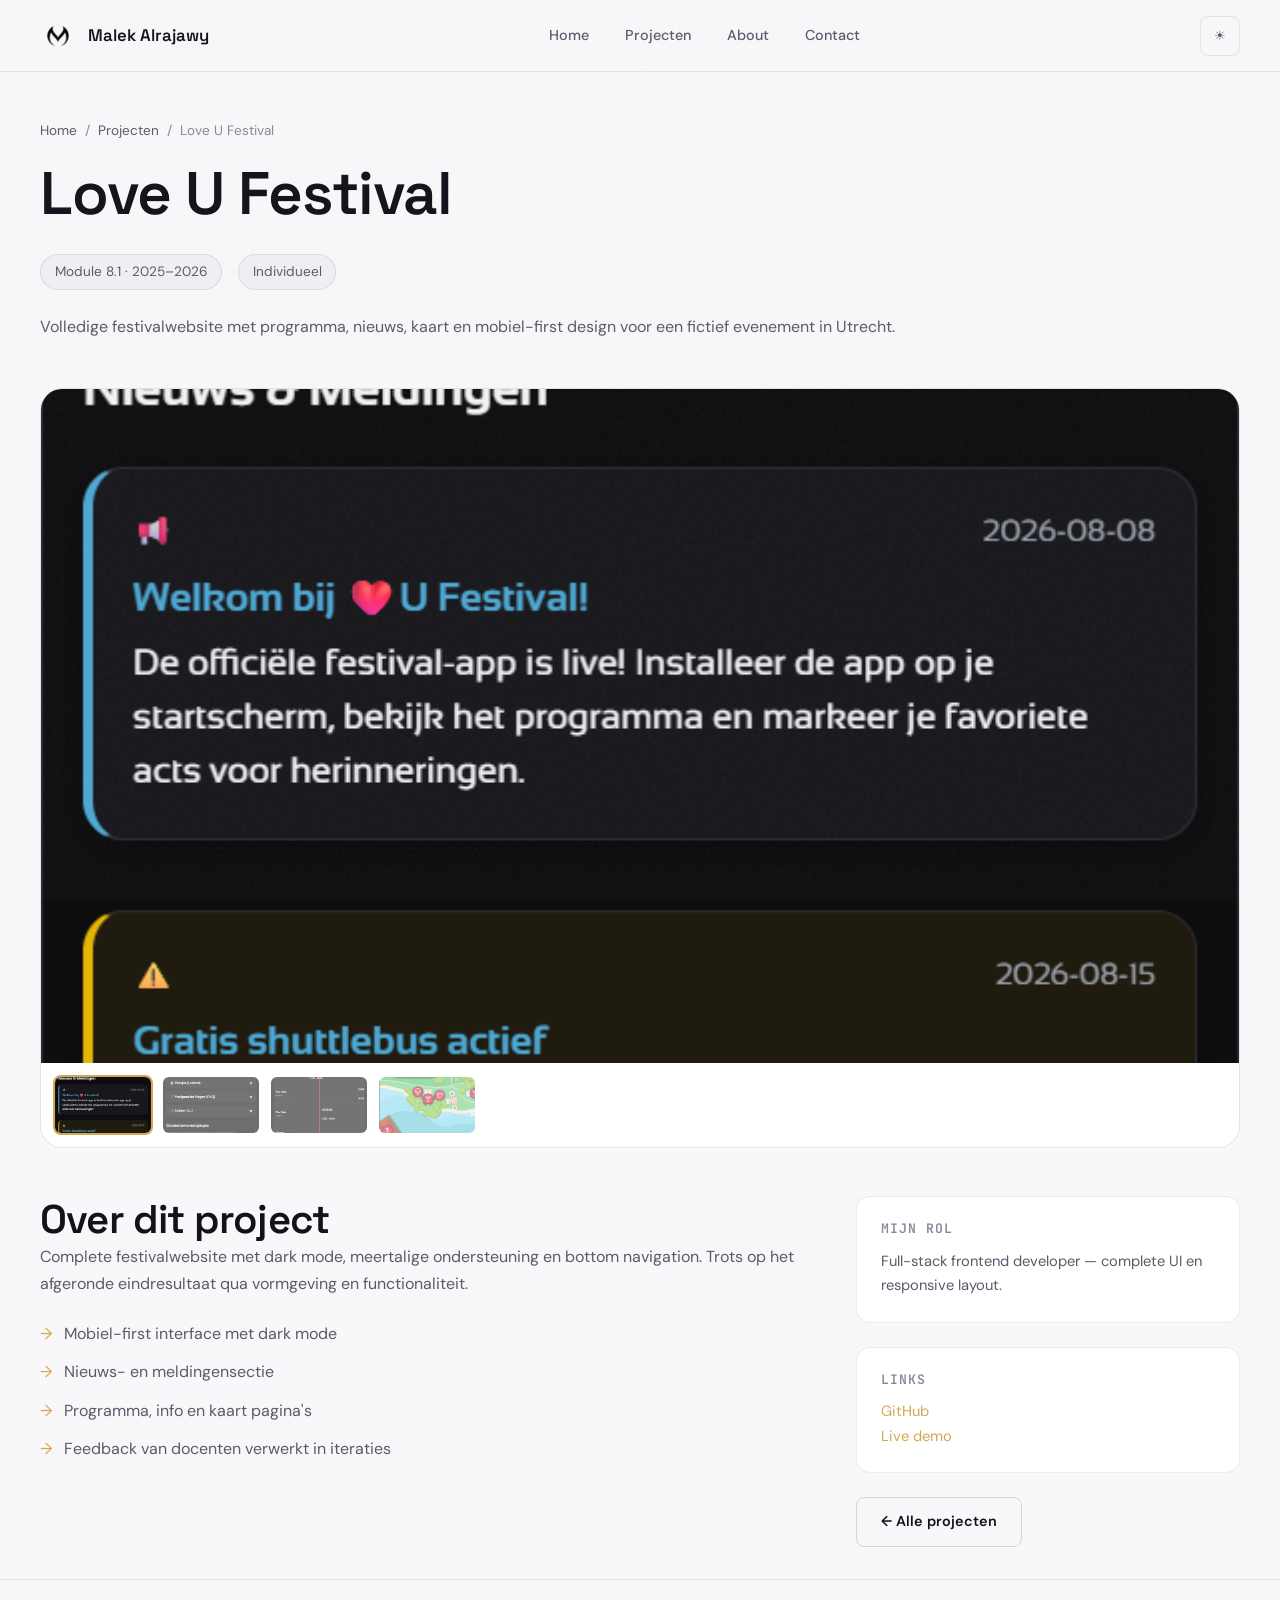
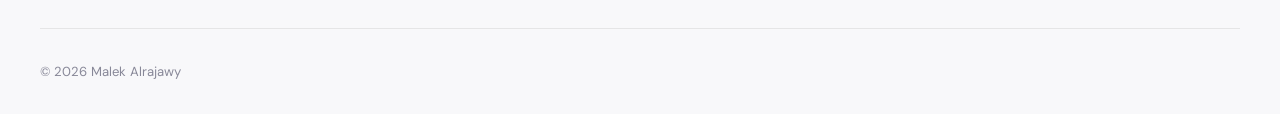
<file: project-love-u-festival.html>
<!DOCTYPE html>
<html lang="nl">
<head>
  <meta charset="UTF-8">
  <meta name="viewport" content="width=device-width, initial-scale=1.0">
  <meta name="description" content="Love U Festival — festivalwebsite met mobiel-first design, programma en nieuws, gebouwd door Malek Alrajawy.">
  <title>Love U Festival — Malek Alrajawy Portfolio</title>
  <link rel="icon" href="assets/images/logo_black.png" type="image/png">
  <link rel="preconnect" href="https://fonts.googleapis.com">
  <link rel="preconnect" href="https://fonts.gstatic.com" crossorigin>
  <link href="https://fonts.googleapis.com/css2?family=DM+Sans:ital,opsz,wght@0,9..40,400;0,9..40,500;0,9..40,600;0,9..40,700&family=JetBrains+Mono:wght@400;500&family=Space+Grotesk:wght@400;500;600;700&display=swap" rel="stylesheet">
  <link rel="stylesheet" href="assets/css/style.css">
</head>
<body>
  <a href="#main" class="skip-link">Ga naar inhoud</a>
  <header class="site-header">
    <div class="container">
      <a href="index.html" class="site-logo"><img src="assets/images/logo_black.png" alt="Logo Malek Alrajawy" width="36" height="36"><span>Malek Alrajawy</span></a>
      <nav class="site-nav" aria-label="Hoofdnavigatie">
        <a href="index.html">Home</a><a href="projecten.html">Projecten</a><a href="about.html">About</a><a href="contact.html">Contact</a>
      </nav>
      <div class="header-actions">
        <button class="theme-toggle" type="button" aria-label="Thema wisselen">☀</button>
        <button class="nav-toggle" type="button" aria-expanded="false" aria-label="Menu openen"><span></span><span></span><span></span></button>
      </div>
    </div>
  </header>
  <main id="main">
    <div class="project-hero">
      <div class="container">
        <nav class="breadcrumb" aria-label="Broodkruimelpad"><a href="index.html">Home</a><span>/</span><a href="projecten.html">Projecten</a><span>/</span><span>Love U Festival</span></nav>
        <h1>Love U Festival</h1>
        <div class="project-hero-meta"><span>Module 8.1 · 2025–2026</span><span>Individueel</span></div>
        <p>Volledige festivalwebsite met programma, nieuws, kaart en mobiel-first design voor een fictief evenement in Utrecht.</p>
      </div>
    </div>
    <div class="container">
      <div class="project-showcase reveal">
        <div class="project-showcase-main"><img src="assets/images/Love-U-Festival/Screenshot 2026-07-06 005427.png" alt="Love U Festival mobiele homepage" width="1200" height="675"></div>
        <div class="project-showcase-thumbs">
          <button type="button" class="active" data-src="assets/images/Love-U-Festival/Screenshot 2026-07-06 005427.png" data-alt="Festival homepage"><img src="assets/images/Love-U-Festival/Screenshot 2026-07-06 005427.png" alt=""></button>
          <button type="button" data-src="assets/images/Love-U-Festival/Screenshot 2026-07-06 005442.png" data-alt="Festival programma"><img src="assets/images/Love-U-Festival/Screenshot 2026-07-06 005442.png" alt=""></button>
          <button type="button" data-src="assets/images/Love-U-Festival/Screenshot 2026-07-06 005504.png" data-alt="Festival info"><img src="assets/images/Love-U-Festival/Screenshot 2026-07-06 005504.png" alt=""></button>
          <button type="button" data-src="assets/images/Love-U-Festival/Screenshot 2026-07-06 005608.png" data-alt="Festival kaart"><img src="assets/images/Love-U-Festival/Screenshot 2026-07-06 005608.png" alt=""></button>
        </div>
      </div>
      <div class="project-detail-grid">
        <article class="reveal">
          <h2>Over dit project</h2>
          <p>Complete festivalwebsite met dark mode, meertalige ondersteuning en bottom navigation. Trots op het afgeronde eindresultaat qua vormgeving en functionaliteit.</p>
          <ul class="project-highlights">
            <li>Mobiel-first interface met dark mode</li>
            <li>Nieuws- en meldingensectie</li>
            <li>Programma, info en kaart pagina's</li>
            <li>Feedback van docenten verwerkt in iteraties</li>
          </ul>
        </article>
        <aside class="reveal">
          <div class="card project-sidebar-card"><h4>Mijn rol</h4><p>Full-stack frontend developer — complete UI en responsive layout.</p></div>
          <div class="card project-sidebar-card"><h4>Links</h4>
            <p><a href="https://github.com/Abud-Alr/U-Festival.git" target="_blank" rel="noopener noreferrer">GitHub</a></p>
            <p><a href="https://u-festival.onrender.com/" target="_blank" rel="noopener noreferrer">Live demo</a></p>
          </div>
          <a href="projecten.html" class="btn btn-secondary">← Alle projecten</a>
        </aside>
      </div>
    </div>
  </main>
  <footer class="site-footer"><div class="container"><div class="footer-bottom"><span>&copy; 2026 Malek Alrajawy</span></div></div></footer>
  <script src="assets/js/main.js"></script>
</body>
</html>
</file>
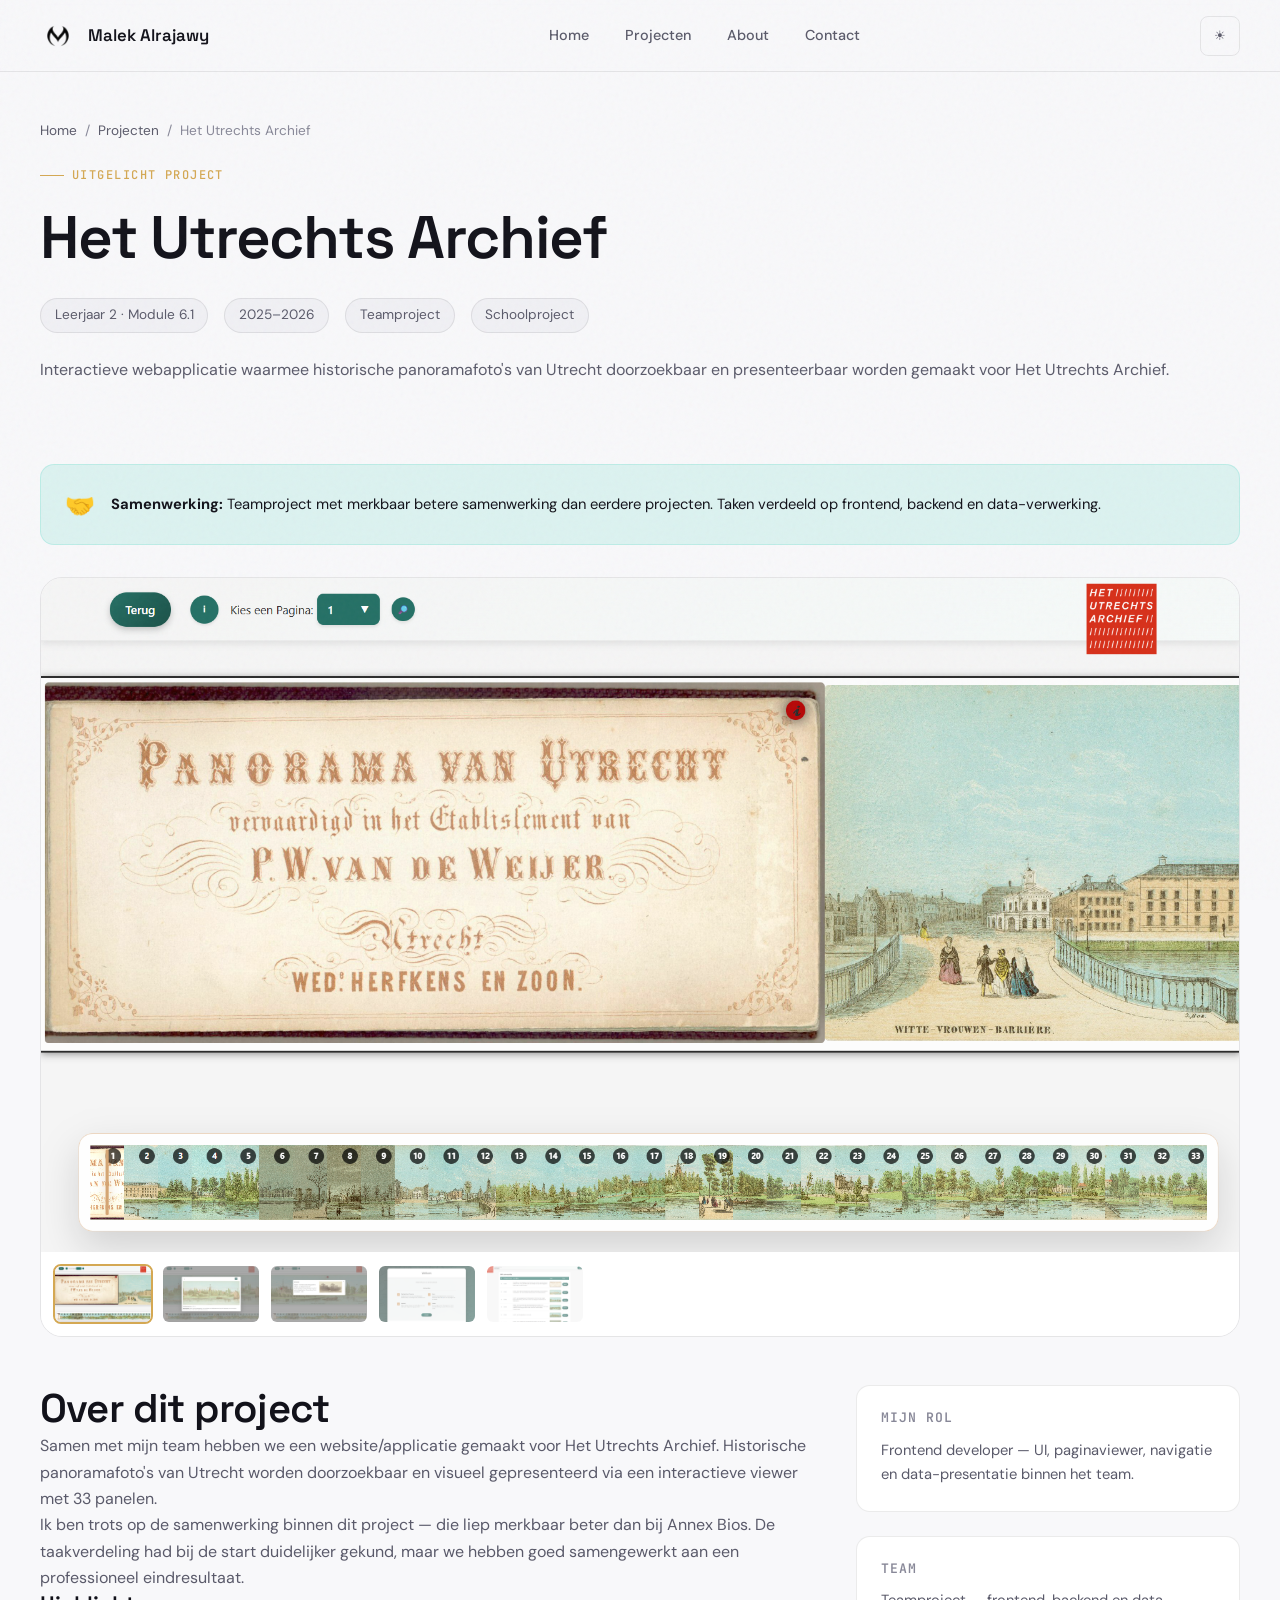
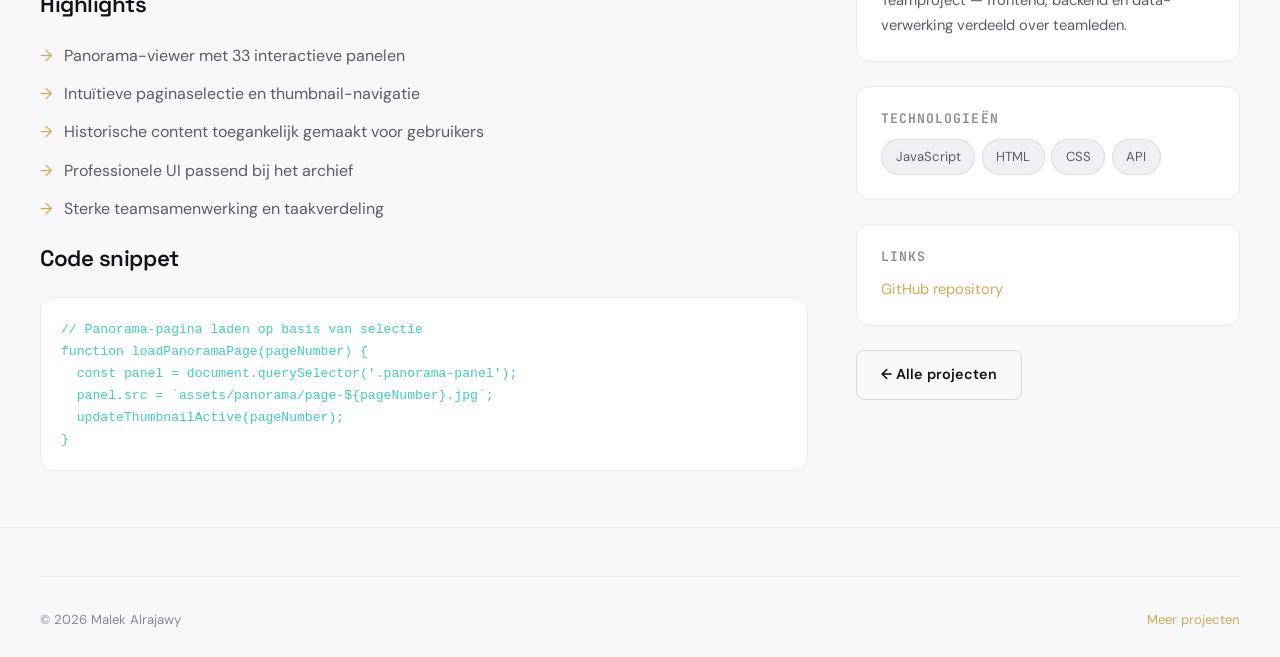
<file: project-utrechts-archief.html>
<!DOCTYPE html>
<html lang="nl">
<head>
  <meta charset="UTF-8">
  <meta name="viewport" content="width=device-width, initial-scale=1.0">
  <meta name="description" content="Het Utrechts Archief — teamproject panorama-viewer voor historische documenten, gebouwd door Malek Alrajawy en teamgenoten.">
  <title>Het Utrechts Archief — Malek Alrajawy Portfolio</title>
  <link rel="icon" href="assets/images/logo_black.png" type="image/png">
  <link rel="preconnect" href="https://fonts.googleapis.com">
  <link rel="preconnect" href="https://fonts.gstatic.com" crossorigin>
  <link href="https://fonts.googleapis.com/css2?family=DM+Sans:ital,opsz,wght@0,9..40,400;0,9..40,500;0,9..40,600;0,9..40,700&family=JetBrains+Mono:wght@400;500&family=Space+Grotesk:wght@400;500;600;700&display=swap" rel="stylesheet">
  <link rel="stylesheet" href="assets/css/style.css">
</head>
<body>
  <a href="#main" class="skip-link">Ga naar inhoud</a>

  <header class="site-header">
    <div class="container">
      <a href="index.html" class="site-logo">
        <img src="assets/images/logo_black.png" alt="Logo Malek Alrajawy" width="36" height="36">
        <span>Malek Alrajawy</span>
      </a>
      <nav class="site-nav" aria-label="Hoofdnavigatie">
        <a href="index.html">Home</a>
        <a href="projecten.html">Projecten</a>
        <a href="about.html">About</a>
        <a href="contact.html">Contact</a>
      </nav>
      <div class="header-actions">
        <button class="theme-toggle" type="button" aria-label="Thema wisselen">☀</button>
        <button class="nav-toggle" type="button" aria-expanded="false" aria-label="Menu openen">
          <span></span><span></span><span></span>
        </button>
      </div>
    </div>
  </header>

  <main id="main">
    <div class="project-hero">
      <div class="container">
        <nav class="breadcrumb" aria-label="Broodkruimelpad">
          <a href="index.html">Home</a>
          <span>/</span>
          <a href="projecten.html">Projecten</a>
          <span>/</span>
          <span>Het Utrechts Archief</span>
        </nav>
        <span class="section-label">Uitgelicht project</span>
        <h1>Het Utrechts Archief</h1>
        <div class="project-hero-meta">
          <span>Leerjaar 2 · Module 6.1</span>
          <span>2025–2026</span>
          <span>Teamproject</span>
          <span>Schoolproject</span>
        </div>
        <p>Interactieve webapplicatie waarmee historische panoramafoto's van Utrecht doorzoekbaar en presenteerbaar worden gemaakt voor Het Utrechts Archief.</p>
      </div>
    </div>

    <div class="container">
      <div class="collab-banner reveal">
        <span class="icon" aria-hidden="true">🤝</span>
        <p><strong>Samenwerking:</strong> Teamproject met merkbaar betere samenwerking dan eerdere projecten. Taken verdeeld op frontend, backend en data-verwerking.</p>
      </div>

      <div class="project-showcase reveal">
        <div class="project-showcase-main">
          <img src="assets/images/Het-Utrechts-Archief/Screenshot 2026-06-30 134047.png" alt="Panorama viewer Het Utrechts Archief" width="1200" height="675">
        </div>
        <div class="project-showcase-thumbs">
          <button type="button" class="active" data-src="assets/images/Het-Utrechts-Archief/Screenshot 2026-06-30 134047.png" data-alt="Panorama titelpagina">
            <img src="assets/images/Het-Utrechts-Archief/Screenshot 2026-06-30 134047.png" alt="">
          </button>
          <button type="button" data-src="assets/images/Het-Utrechts-Archief/Screenshot 2026-06-30 134115.png" data-alt="Panorama detail">
            <img src="assets/images/Het-Utrechts-Archief/Screenshot 2026-06-30 134115.png" alt="">
          </button>
          <button type="button" data-src="assets/images/Het-Utrechts-Archief/Screenshot 2026-06-30 134134.png" data-alt="Panorama navigatie">
            <img src="assets/images/Het-Utrechts-Archief/Screenshot 2026-06-30 134134.png" alt="">
          </button>
          <button type="button" data-src="assets/images/Het-Utrechts-Archief/Screenshot 2026-06-30 134200.png" data-alt="Panorama thumbnails">
            <img src="assets/images/Het-Utrechts-Archief/Screenshot 2026-06-30 134200.png" alt="">
          </button>
          <button type="button" data-src="assets/images/Het-Utrechts-Archief/Screenshot 2026-06-30 134450.png" data-alt="Panorama overzicht">
            <img src="assets/images/Het-Utrechts-Archief/Screenshot 2026-06-30 134450.png" alt="">
          </button>
        </div>
      </div>

      <div class="project-detail-grid">
        <article class="reveal">
          <h2>Over dit project</h2>
          <p>
            Samen met mijn team hebben we een website/applicatie gemaakt voor Het Utrechts Archief.
            Historische panoramafoto's van Utrecht worden doorzoekbaar en visueel gepresenteerd
            via een interactieve viewer met 33 panelen.
          </p>
          <p>
            Ik ben trots op de samenwerking binnen dit project — die liep merkbaar beter dan bij
            Annex Bios. De taakverdeling had bij de start duidelijker gekund, maar we hebben
            goed samengewerkt aan een professioneel eindresultaat.
          </p>

          <h3>Highlights</h3>
          <ul class="project-highlights">
            <li>Panorama-viewer met 33 interactieve panelen</li>
            <li>Intuïtieve paginaselectie en thumbnail-navigatie</li>
            <li>Historische content toegankelijk gemaakt voor gebruikers</li>
            <li>Professionele UI passend bij het archief</li>
            <li>Sterke teamsamenwerking en taakverdeling</li>
          </ul>

          <h3>Code snippet</h3>
          <div class="code-block">
            <pre><code>// Panorama-pagina laden op basis van selectie
function loadPanoramaPage(pageNumber) {
  const panel = document.querySelector('.panorama-panel');
  panel.src = `assets/panorama/page-${pageNumber}.jpg`;
  updateThumbnailActive(pageNumber);
}</code></pre>
          </div>
        </article>

        <aside class="reveal">
          <div class="card project-sidebar-card">
            <h4>Mijn rol</h4>
            <p>Frontend developer — UI, paginaviewer, navigatie en data-presentatie binnen het team.</p>
          </div>
          <div class="card project-sidebar-card">
            <h4>Team</h4>
            <p>Teamproject — frontend, backend en data-verwerking verdeeld over teamleden.</p>
          </div>
          <div class="card project-sidebar-card">
            <h4>Technologieën</h4>
            <div class="tech-list">
              <span class="skill-tag">JavaScript</span>
              <span class="skill-tag">HTML</span>
              <span class="skill-tag">CSS</span>
              <span class="skill-tag">API</span>
            </div>
          </div>
          <div class="card project-sidebar-card">
            <h4>Links</h4>
            <p><a href="https://github.com/Samboterham/samalek.git" target="_blank" rel="noopener noreferrer">GitHub repository</a></p>
          </div>
          <a href="projecten.html" class="btn btn-secondary">← Alle projecten</a>
        </aside>
      </div>
    </div>
  </main>

  <footer class="site-footer">
    <div class="container">
      <div class="footer-bottom">
        <span>&copy; 2026 Malek Alrajawy</span>
        <span><a href="projecten.html">Meer projecten</a></span>
      </div>
    </div>
  </footer>

  <script src="assets/js/main.js"></script>
</body>
</html>
</file>
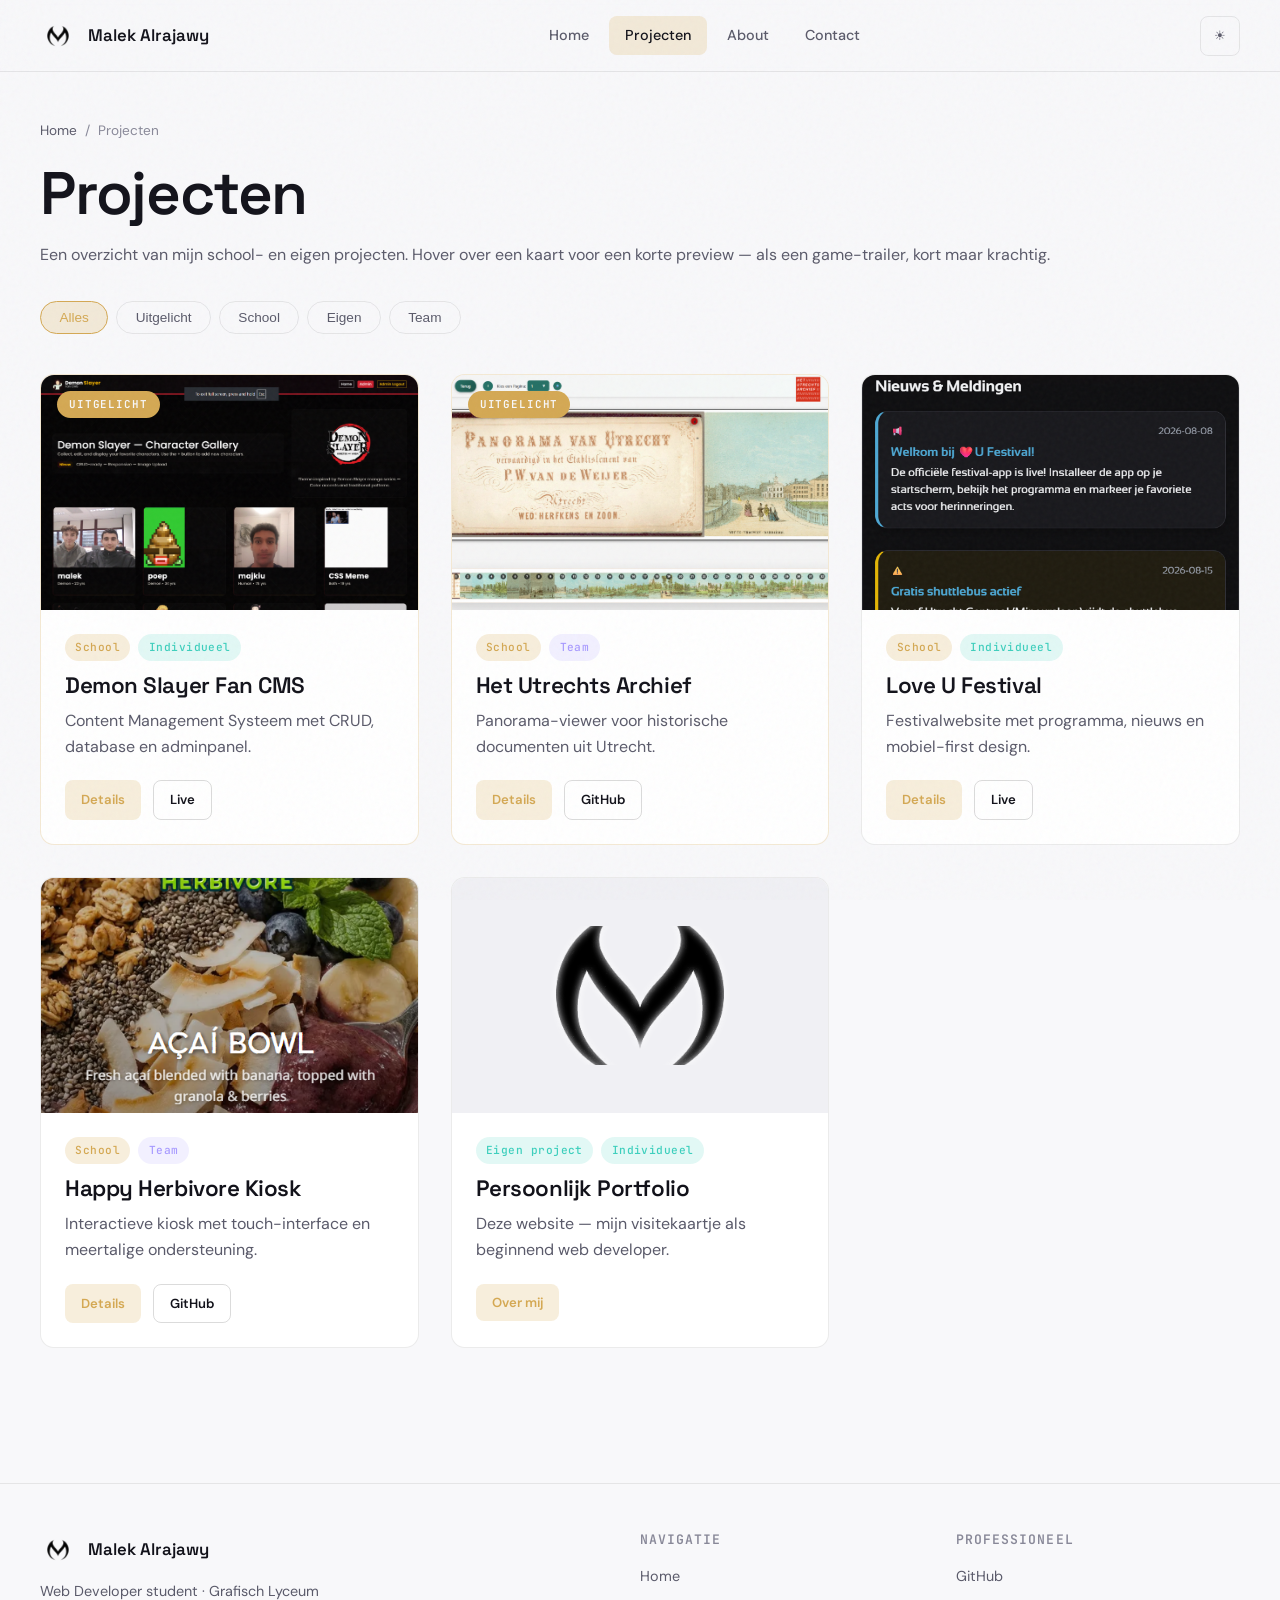
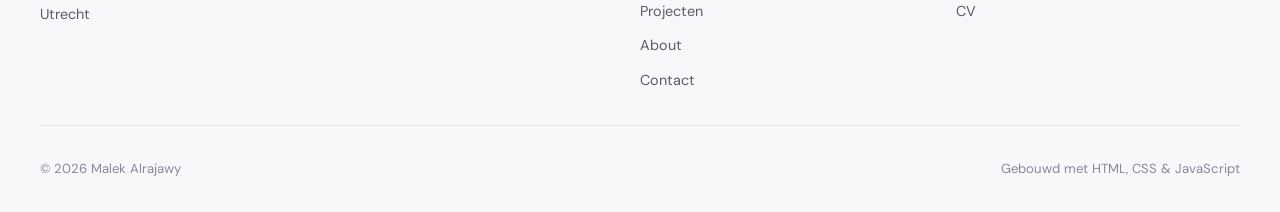
<file: projecten.html>
<!DOCTYPE html>
<html lang="nl">
<head>
  <meta charset="UTF-8">
  <meta name="viewport" content="width=device-width, initial-scale=1.0">
  <meta name="description" content="Overzicht van projecten door Malek Alrajawy — school- en eigen web development projecten met live demo's en GitHub links.">
  <title>Projecten — Malek Alrajawy Portfolio</title>
  <link rel="icon" href="assets/images/logo_black.png" type="image/png">
  <link rel="preconnect" href="https://fonts.googleapis.com">
  <link rel="preconnect" href="https://fonts.gstatic.com" crossorigin>
  <link href="https://fonts.googleapis.com/css2?family=DM+Sans:ital,opsz,wght@0,9..40,400;0,9..40,500;0,9..40,600;0,9..40,700&family=JetBrains+Mono:wght@400;500&family=Space+Grotesk:wght@400;500;600;700&display=swap" rel="stylesheet">
  <link rel="stylesheet" href="assets/css/style.css">
</head>
<body>
  <a href="#main" class="skip-link">Ga naar inhoud</a>

  <header class="site-header">
    <div class="container">
      <a href="index.html" class="site-logo">
        <img src="assets/images/logo_black.png" alt="Logo Malek Alrajawy" width="36" height="36">
        <span>Malek Alrajawy</span>
      </a>
      <nav class="site-nav" aria-label="Hoofdnavigatie">
        <a href="index.html">Home</a>
        <a href="projecten.html">Projecten</a>
        <a href="about.html">About</a>
        <a href="contact.html">Contact</a>
      </nav>
      <div class="header-actions">
        <button class="theme-toggle" type="button" aria-label="Thema wisselen">☀</button>
        <button class="nav-toggle" type="button" aria-expanded="false" aria-label="Menu openen">
          <span></span><span></span><span></span>
        </button>
      </div>
    </div>
  </header>

  <main id="main">
    <div class="page-header">
      <div class="container">
        <nav class="breadcrumb" aria-label="Broodkruimelpad">
          <a href="index.html">Home</a>
          <span>/</span>
          <span>Projecten</span>
        </nav>
        <h1>Projecten</h1>
        <p>Een overzicht van mijn school- en eigen projecten. Hover over een kaart voor een korte preview — als een game-trailer, kort maar krachtig.</p>
      </div>
    </div>

    <section class="section section-compact">
      <div class="container">
        <div class="filter-tabs" role="tablist" aria-label="Projectfilters">
          <button class="filter-tab active" type="button" data-filter="all" role="tab" aria-selected="true">Alles</button>
          <button class="filter-tab" type="button" data-filter="featured" role="tab">Uitgelicht</button>
          <button class="filter-tab" type="button" data-filter="school" role="tab">School</button>
          <button class="filter-tab" type="button" data-filter="eigen" role="tab">Eigen</button>
          <button class="filter-tab" type="button" data-filter="team" role="tab">Team</button>
        </div>

          <div class="projects-grid">

          <!-- CMS -->
          <article class="card project-card featured reveal" data-project-type="school" data-featured="true" data-team="solo">
            <div class="project-card-media" data-trailer="assets/images/CMS/Screenshot 2026-07-06 004436.png|assets/images/CMS/Screenshot 2026-07-06 004458.png|assets/images/CMS/Screenshot 2026-07-06 004528.png|assets/images/CMS/Screenshot 2026-07-06 004600.png">
              <img src="assets/images/CMS/Screenshot 2026-07-06 004436.png" alt="Demon Slayer Fan CMS homepage" loading="lazy">
            </div>
            <div class="card-body">
              <div class="project-card-tags">
                <span class="tag tag-school">School</span>
                <span class="tag">Individueel</span>
              </div>
              <h3><a href="project-cms.html">Demon Slayer Fan CMS</a></h3>
              <p>Content Management Systeem met CRUD, database en adminpanel.</p>
              <div class="project-card-footer">
                <a href="project-cms.html" class="btn btn-ghost btn-sm">Details</a>
                <a href="https://u240910.gluwebsite.nl/demon_slayer_cms/" class="btn btn-secondary btn-sm" target="_blank" rel="noopener noreferrer">Live</a>
              </div>
            </div>
          </article>

          <!-- Utrechts Archief -->
          <article class="card project-card featured reveal" data-project-type="school" data-featured="true" data-team="team">
            <div class="project-card-media" data-trailer="assets/images/Het-Utrechts-Archief/Screenshot 2026-06-30 134047.png|assets/images/Het-Utrechts-Archief/Screenshot 2026-06-30 134115.png|assets/images/Het-Utrechts-Archief/Screenshot 2026-06-30 134134.png|assets/images/Het-Utrechts-Archief/Screenshot 2026-06-30 134200.png">
              <img src="assets/images/Het-Utrechts-Archief/Screenshot 2026-06-30 134047.png" alt="Het Utrechts Archief panorama viewer" loading="lazy">
            </div>
            <div class="card-body">
              <div class="project-card-tags">
                <span class="tag tag-school">School</span>
                <span class="tag tag-team">Team</span>
              </div>
              <h3><a href="project-utrechts-archief.html">Het Utrechts Archief</a></h3>
              <p>Panorama-viewer voor historische documenten uit Utrecht.</p>
              <div class="project-card-footer">
                <a href="project-utrechts-archief.html" class="btn btn-ghost btn-sm">Details</a>
                <a href="https://github.com/Samboterham/samalek.git" class="btn btn-secondary btn-sm" target="_blank" rel="noopener noreferrer">GitHub</a>
              </div>
            </div>
          </article>

          <!-- Love U Festival -->
          <article class="card project-card reveal" data-project-type="school" data-featured="false" data-team="solo">
            <div class="project-card-media" data-trailer="assets/images/Love-U-Festival/Screenshot 2026-07-06 005427.png|assets/images/Love-U-Festival/Screenshot 2026-07-06 005442.png|assets/images/Love-U-Festival/Screenshot 2026-07-06 005504.png|assets/images/Love-U-Festival/Screenshot 2026-07-06 005608.png">
              <img src="assets/images/Love-U-Festival/Screenshot 2026-07-06 005427.png" alt="Love U Festival mobiele app interface" loading="lazy">
            </div>
            <div class="card-body">
              <div class="project-card-tags">
                <span class="tag tag-school">School</span>
                <span class="tag">Individueel</span>
              </div>
              <h3><a href="project-love-u-festival.html">Love U Festival</a></h3>
              <p>Festivalwebsite met programma, nieuws en mobiel-first design.</p>
              <div class="project-card-footer">
                <a href="project-love-u-festival.html" class="btn btn-ghost btn-sm">Details</a>
                <a href="https://u-festival.onrender.com/" class="btn btn-secondary btn-sm" target="_blank" rel="noopener noreferrer">Live</a>
              </div>
            </div>
          </article>

          <!-- Kiosk -->
          <article class="card project-card reveal" data-project-type="school" data-featured="false" data-team="team">
            <div class="project-card-media" data-trailer="assets/images/Kiosk/kiosk1.png|assets/images/Kiosk/Schermafbeelding_2026-06-24_133719.png|assets/images/Kiosk/Schermafbeelding_2026-06-24_133904.png|assets/images/Kiosk/Schermafbeelding_2026-06-24_134655.png">
              <img src="assets/images/Kiosk/kiosk1.png" alt="Happy Herbivore kiosk startscherm" loading="lazy">
            </div>
            <div class="card-body">
              <div class="project-card-tags">
                <span class="tag tag-school">School</span>
                <span class="tag tag-team">Team</span>
              </div>
              <h3><a href="project-kiosk.html">Happy Herbivore Kiosk</a></h3>
              <p>Interactieve kiosk met touch-interface en meertalige ondersteuning.</p>
              <div class="project-card-footer">
                <a href="project-kiosk.html" class="btn btn-ghost btn-sm">Details</a>
                <a href="https://github.com/Samboterham/HamHalek.git" class="btn btn-secondary btn-sm" target="_blank" rel="noopener noreferrer">GitHub</a>
              </div>
            </div>
          </article>






          <!-- Portfolio -->
          <article class="card project-card reveal" data-project-type="eigen" data-featured="false" data-team="solo">
            <div class="project-card-media">
              <img src="assets/images/logo_black.png" alt="Portfolio website logo" loading="lazy" class="project-card-logo">
            </div>
            <div class="card-body">
              <div class="project-card-tags">
                <span class="tag">Eigen project</span>
                <span class="tag">Individueel</span>
              </div>
              <h3><a href="index.html">Persoonlijk Portfolio</a></h3>
              <p>Deze website — mijn visitekaartje als beginnend web developer.</p>
              <div class="project-card-footer">
                <a href="about.html" class="btn btn-ghost btn-sm">Over mij</a>
              </div>
            </div>
          </article>
        </div>
      </div>
    </section>
  </main>

  <footer class="site-footer">
    <div class="container">
      <div class="footer-grid">
        <div class="footer-brand">
          <a href="index.html" class="site-logo">
            <img src="assets/images/logo_black.png" alt="" width="32" height="32">
            <span>Malek Alrajawy</span>
          </a>
          <p>Web Developer student · Grafisch Lyceum Utrecht</p>
        </div>
        <div class="footer-links">
          <h4>Navigatie</h4>
          <ul>
            <li><a href="index.html">Home</a></li>
            <li><a href="projecten.html">Projecten</a></li>
            <li><a href="about.html">About</a></li>
            <li><a href="contact.html">Contact</a></li>
          </ul>
        </div>
        <div class="footer-links">
          <h4>Professioneel</h4>
          <ul>
            <li><a href="https://github.com/Abud-Alr" target="_blank" rel="noopener noreferrer">GitHub</a></li>
            <li><a href="cv.html">CV</a></li>
          </ul>
        </div>
      </div>
      <div class="footer-bottom">
        <span>&copy; 2026 Malek Alrajawy</span>
        <span>Gebouwd met HTML, CSS &amp; JavaScript</span>
      </div>
    </div>
  </footer>

  <script src="assets/js/main.js"></script>
</body>
</html>
</file>
<file: assets/css/style.css>
/* ==========================================================================
   Malek Alrajawy — Portfolio Stylesheet
   ========================================================================== */

:root {
  --color-bg: #080809;
  --color-bg-elevated: #111114;
  --color-bg-card: #16161a;
  --color-surface: #1c1c22;
  --color-border: rgba(255, 255, 255, 0.08);
  --color-border-strong: rgba(255, 255, 255, 0.14);
  --color-text: #f0f0f3;
  --color-text-muted: #9a9aa8;
  --color-text-subtle: #6b6b7b;
  --color-accent: #d4a853;
  --color-accent-hover: #e8bc6a;
  --color-accent-muted: rgba(212, 168, 83, 0.15);
  --color-teal: #3ecfbd;
  --color-teal-muted: rgba(62, 207, 189, 0.12);
  --color-success: #4ade80;
  --color-error: #f87171;
  --font-display: "Space Grotesk", system-ui, sans-serif;
  --font-body: "DM Sans", system-ui, sans-serif;
  --font-mono: "JetBrains Mono", "Consolas", monospace;
  --radius-sm: 8px;
  --radius-md: 14px;
  --radius-lg: 22px;
  --radius-full: 9999px;
  --shadow-sm: 0 2px 8px rgba(0, 0, 0, 0.3);
  --shadow-md: 0 8px 32px rgba(0, 0, 0, 0.4);
  --shadow-lg: 0 20px 60px rgba(0, 0, 0, 0.5);
  --header-height: 72px;
  --max-width: 1200px;
  --transition: 0.25s cubic-bezier(0.4, 0, 0.2, 1);
}

[data-theme="light"] {
  --color-bg: #f8f8fa;
  --color-bg-elevated: #ffffff;
  --color-bg-card: #ffffff;
  --color-surface: #f0f0f4;
  --color-border: rgba(0, 0, 0, 0.08);
  --color-border-strong: rgba(0, 0, 0, 0.14);
  --color-text: #12121a;
  --color-text-muted: #5a5a6a;
  --color-text-subtle: #888898;
  --color-accent-muted: rgba(212, 168, 83, 0.2);
  --color-teal-muted: rgba(62, 207, 189, 0.15);
  --shadow-sm: 0 2px 8px rgba(0, 0, 0, 0.06);
  --shadow-md: 0 8px 32px rgba(0, 0, 0, 0.08);
  --shadow-lg: 0 20px 60px rgba(0, 0, 0, 0.1);
}

*,
*::before,
*::after {
  box-sizing: border-box;
  margin: 0;
  padding: 0;
}

html {
  scroll-behavior: smooth;
  scroll-padding-top: calc(var(--header-height) + 24px);
}

body {
  font-family: var(--font-body);
  font-size: 1rem;
  line-height: 1.65;
  color: var(--color-text);
  background-color: var(--color-bg);
  min-height: 100vh;
  -webkit-font-smoothing: antialiased;
  overflow-x: hidden;
}

body::before {
  content: "";
  position: fixed;
  inset: 0;
  background-image: url("data:image/svg+xml,%3Csvg viewBox='0 0 256 256' xmlns='http://www.w3.org/2000/svg'%3E%3Cfilter id='n'%3E%3CfeTurbulence type='fractalNoise' baseFrequency='0.85' numOctaves='4' stitchTiles='stitch'/%3E%3C/filter%3E%3Crect width='100%25' height='100%25' filter='url(%23n)' opacity='0.035'/%3E%3C/svg%3E");
  pointer-events: none;
  z-index: 9999;
}

img {
  max-width: 100%;
  height: auto;
  display: block;
}

a {
  color: var(--color-accent);
  text-decoration: none;
  transition: color var(--transition);
}

a:hover,
a:focus-visible {
  color: var(--color-accent-hover);
}

a:focus-visible,
button:focus-visible,
input:focus-visible,
textarea:focus-visible,
select:focus-visible {
  outline: 2px solid var(--color-accent);
  outline-offset: 3px;
}

ul {
  list-style: none;
}

h1,
h2,
h3,
h4 {
  font-family: var(--font-display);
  font-weight: 600;
  line-height: 1.2;
  letter-spacing: -0.02em;
}

h1 {
  font-size: clamp(2.25rem, 5vw, 3.75rem);
}

h2 {
  font-size: clamp(1.75rem, 3.5vw, 2.5rem);
}

h3 {
  font-size: clamp(1.15rem, 2vw, 1.4rem);
}

p {
  color: var(--color-text-muted);
}

.container {
  width: min(100% - 2rem, var(--max-width));
  margin-inline: auto;
}

.section {
  padding-block: clamp(4rem, 8vw, 7rem);
}

.section-label {
  display: inline-flex;
  align-items: center;
  gap: 0.5rem;
  font-family: var(--font-mono);
  font-size: 0.75rem;
  font-weight: 500;
  letter-spacing: 0.12em;
  text-transform: uppercase;
  color: var(--color-accent);
  margin-bottom: 1rem;
}

.section-label::before {
  content: "";
  width: 24px;
  height: 1px;
  background: var(--color-accent);
}

.section-header {
  margin-bottom: 3rem;
}

.section-header p {
  max-width: 560px;
  margin-top: 0.75rem;
  font-size: 1.05rem;
}

/* Skip link */
.skip-link {
  position: absolute;
  top: -100%;
  left: 1rem;
  z-index: 10000;
  padding: 0.75rem 1.25rem;
  background: var(--color-accent);
  color: var(--color-bg);
  font-weight: 600;
  border-radius: var(--radius-sm);
}

.skip-link:focus {
  top: 1rem;
}

/* Header */
.site-header {
  position: fixed;
  top: 0;
  left: 0;
  right: 0;
  z-index: 1000;
  height: var(--header-height);
  background: rgba(8, 8, 9, 0.82);
  backdrop-filter: blur(16px);
  border-bottom: 1px solid var(--color-border);
  transition: background var(--transition);
}

[data-theme="light"] .site-header {
  background: rgba(248, 248, 250, 0.88);
}

.site-header .container {
  display: flex;
  align-items: center;
  justify-content: space-between;
  height: 100%;
}

.site-logo {
  display: flex;
  align-items: center;
  gap: 0.75rem;
  color: var(--color-text);
  font-family: var(--font-display);
  font-weight: 600;
  font-size: 1.05rem;
}

.site-logo:hover {
  color: var(--color-text);
}

.site-logo img {
  width: 36px;
  height: 36px;
  object-fit: contain;
}

.site-nav {
  display: flex;
  align-items: center;
  gap: 0.25rem;
}

.site-nav a {
  color: var(--color-text-muted);
  font-size: 0.9rem;
  font-weight: 500;
  padding: 0.5rem 1rem;
  border-radius: var(--radius-sm);
  transition: color var(--transition), background var(--transition);
}

.site-nav a:hover,
.site-nav a.active {
  color: var(--color-text);
  background: var(--color-accent-muted);
}

.header-actions {
  display: flex;
  align-items: center;
  gap: 0.5rem;
}

.theme-toggle {
  display: flex;
  align-items: center;
  justify-content: center;
  width: 40px;
  height: 40px;
  border: 1px solid var(--color-border);
  border-radius: var(--radius-sm);
  background: transparent;
  color: var(--color-text-muted);
  cursor: pointer;
  transition: border-color var(--transition), color var(--transition);
}

.theme-toggle:hover {
  border-color: var(--color-border-strong);
  color: var(--color-text);
}

.nav-toggle {
  display: none;
  flex-direction: column;
  gap: 5px;
  width: 40px;
  height: 40px;
  align-items: center;
  justify-content: center;
  border: 1px solid var(--color-border);
  border-radius: var(--radius-sm);
  background: transparent;
  cursor: pointer;
}

.nav-toggle span {
  display: block;
  width: 18px;
  height: 2px;
  background: var(--color-text);
  transition: transform var(--transition), opacity var(--transition);
}

.nav-toggle[aria-expanded="true"] span:nth-child(1) {
  transform: translateY(7px) rotate(45deg);
}

.nav-toggle[aria-expanded="true"] span:nth-child(2) {
  opacity: 0;
}

.nav-toggle[aria-expanded="true"] span:nth-child(3) {
  transform: translateY(-7px) rotate(-45deg);
}

/* Buttons */
.btn {
  display: inline-flex;
  align-items: center;
  justify-content: center;
  gap: 0.5rem;
  padding: 0.75rem 1.5rem;
  font-family: var(--font-body);
  font-size: 0.9rem;
  font-weight: 600;
  border-radius: var(--radius-sm);
  border: none;
  cursor: pointer;
  transition: transform var(--transition), box-shadow var(--transition), background var(--transition);
  text-decoration: none;
}

.btn:hover {
  transform: translateY(-1px);
}

.btn-primary {
  background: var(--color-accent);
  color: var(--color-bg);
}

.btn-primary:hover {
  background: var(--color-accent-hover);
  color: var(--color-bg);
  box-shadow: 0 4px 20px rgba(212, 168, 83, 0.3);
}

.btn-secondary {
  background: transparent;
  color: var(--color-text);
  border: 1px solid var(--color-border-strong);
}

.btn-secondary:hover {
  border-color: var(--color-accent);
  color: var(--color-accent);
}

.btn-ghost {
  background: var(--color-accent-muted);
  color: var(--color-accent);
}

.btn-ghost:hover {
  background: var(--color-accent);
  color: var(--color-bg);
}

.btn-sm {
  padding: 0.5rem 1rem;
  font-size: 0.82rem;
}

/* Hero */
.hero {
  min-height: 100vh;
  display: flex;
  align-items: center;
  padding-top: var(--header-height);
  position: relative;
  overflow: hidden;
}

.hero-grid {
  display: grid;
  grid-template-columns: 1fr 1fr;
  gap: 4rem;
  align-items: center;
}

.hero-content {
  position: relative;
  z-index: 2;
}

.hero-greeting {
  font-family: var(--font-mono);
  font-size: 0.85rem;
  color: var(--color-teal);
  margin-bottom: 1rem;
  letter-spacing: 0.05em;
}

.hero-title {
  margin-bottom: 1.25rem;
}

.hero-title span {
  display: block;
  color: var(--color-text-muted);
  font-size: clamp(1.25rem, 2.5vw, 1.75rem);
  font-weight: 400;
  margin-top: 0.5rem;
}

.hero-description {
  font-size: 1.1rem;
  max-width: 480px;
  margin-bottom: 2rem;
}

.hero-actions {
  display: flex;
  flex-wrap: wrap;
  gap: 1rem;
  margin-bottom: 2.5rem;
}

.hero-stats {
  display: flex;
  gap: 2.5rem;
}

.hero-stat-value {
  font-family: var(--font-display);
  font-size: 1.75rem;
  font-weight: 700;
  color: var(--color-text);
}

.hero-stat-label {
  font-size: 0.82rem;
  color: var(--color-text-subtle);
}

.hero-visual {
  position: relative;
  display: flex;
  justify-content: center;
  align-items: center;
}

.hero-logo-ring {
  position: relative;
  width: min(380px, 80vw);
  height: min(380px, 80vw);
  display: flex;
  align-items: center;
  justify-content: center;
}

.hero-logo-ring::before {
  content: "";
  position: absolute;
  inset: 0;
  border-radius: 50%;
  border: 1px solid var(--color-border);
  animation: ring-pulse 4s ease-in-out infinite;
}

.hero-logo-ring::after {
  content: "";
  position: absolute;
  inset: 20px;
  border-radius: 50%;
  border: 1px dashed var(--color-border);
  animation: ring-rotate 20s linear infinite;
}

.hero-logo-ring img {
  width: 55%;
  height: auto;
  filter: drop-shadow(0 0 40px rgba(212, 168, 83, 0.15));
}

.hero-glow {
  position: absolute;
  width: 400px;
  height: 400px;
  background: radial-gradient(circle, rgba(212, 168, 83, 0.08) 0%, transparent 70%);
  border-radius: 50%;
  pointer-events: none;
}

@keyframes ring-pulse {
  0%,
  100% {
    transform: scale(1);
    opacity: 1;
  }
  50% {
    transform: scale(1.03);
    opacity: 0.6;
  }
}

@keyframes ring-rotate {
  to {
    transform: rotate(360deg);
  }
}

/* Cards */
.card {
  background: var(--color-bg-card);
  border: 1px solid var(--color-border);
  border-radius: var(--radius-md);
  overflow: hidden;
  transition: border-color var(--transition), transform var(--transition), box-shadow var(--transition);
}

.card:hover {
  border-color: var(--color-border-strong);
  transform: translateY(-4px);
  box-shadow: var(--shadow-md);
}

.card-body {
  padding: 1.5rem;
}

/* Featured projects */
.featured-grid {
  display: grid;
  grid-template-columns: repeat(2, 1fr);
  gap: 2rem;
}

.project-card {
  position: relative;
}

.project-card.featured {
  border-color: rgba(212, 168, 83, 0.25);
}

.project-card.featured::before {
  content: "Uitgelicht";
  position: absolute;
  top: 1rem;
  left: 1rem;
  z-index: 3;
  padding: 0.3rem 0.75rem;
  font-family: var(--font-mono);
  font-size: 0.68rem;
  font-weight: 600;
  letter-spacing: 0.08em;
  text-transform: uppercase;
  background: var(--color-accent);
  color: var(--color-bg);
  border-radius: var(--radius-full);
}

.project-card-media {
  position: relative;
  aspect-ratio: 16 / 10;
  overflow: hidden;
  background: var(--color-surface);
}

.project-card-media img {
  width: 100%;
  height: 100%;
  object-fit: cover;
  transition: opacity 0.6s ease;
}

.project-card-media .trailer-slide {
  position: absolute;
  inset: 0;
  opacity: 0;
  transition: opacity 0.5s ease;
}

.project-card-media .trailer-slide.active {
  opacity: 1;
}

.project-card-media .trailer-slide img {
  width: 100%;
  height: 100%;
  object-fit: cover;
}

.project-card-tags {
  display: flex;
  flex-wrap: wrap;
  gap: 0.5rem;
  margin-bottom: 0.75rem;
}

.tag {
  display: inline-block;
  padding: 0.25rem 0.65rem;
  font-family: var(--font-mono);
  font-size: 0.7rem;
  font-weight: 500;
  letter-spacing: 0.04em;
  border-radius: var(--radius-full);
  background: var(--color-teal-muted);
  color: var(--color-teal);
}

.tag-school {
  background: var(--color-accent-muted);
  color: var(--color-accent);
}

.tag-team {
  background: rgba(147, 130, 255, 0.12);
  color: #a89bff;
}

.project-card h3 {
  margin-bottom: 0.5rem;
}

.project-card h3 a {
  color: var(--color-text);
}

.project-card h3 a:hover {
  color: var(--color-accent);
}

.project-card-footer {
  display: flex;
  gap: 0.75rem;
  margin-top: 1.25rem;
}

/* Quick nav cards */
.quick-nav-grid {
  display: grid;
  grid-template-columns: repeat(3, 1fr);
  gap: 1.5rem;
}

.quick-nav-card {
  padding: 2rem;
  text-align: center;
  cursor: pointer;
}

.quick-nav-card .icon {
  font-size: 2rem;
  margin-bottom: 1rem;
}

.quick-nav-card h3 {
  margin-bottom: 0.5rem;
}

.quick-nav-card a {
  color: inherit;
}

.quick-nav-card a:hover h3 {
  color: var(--color-accent);
}

/* Skills */
.skills-grid {
  display: grid;
  grid-template-columns: 1fr 1fr;
  gap: 2rem;
}

.skill-category {
  padding: 2rem;
}

.skill-category h3 {
  margin-bottom: 1.5rem;
  display: flex;
  align-items: center;
  gap: 0.75rem;
}

.skill-list {
  display: flex;
  flex-direction: column;
  gap: 1rem;
}

.skill-item {
  display: flex;
  flex-direction: column;
  gap: 0.4rem;
}

.skill-header {
  display: flex;
  justify-content: space-between;
  font-size: 0.9rem;
}

.skill-bar {
  height: 6px;
  background: var(--color-surface);
  border-radius: var(--radius-full);
  overflow: hidden;
}

.skill-bar-fill {
  height: 100%;
  background: linear-gradient(90deg, var(--color-accent), var(--color-teal));
  border-radius: var(--radius-full);
  transition: width 1s ease;
}

.skill-tags {
  display: flex;
  flex-wrap: wrap;
  gap: 0.5rem;
}

.skill-tag {
  padding: 0.4rem 0.85rem;
  font-size: 0.82rem;
  background: var(--color-surface);
  border: 1px solid var(--color-border);
  border-radius: var(--radius-full);
  color: var(--color-text-muted);
}

/* About */
.about-grid {
  display: grid;
  grid-template-columns: 320px 1fr;
  gap: 3rem;
  align-items: start;
}

.about-photo {
  position: relative;
}

.about-photo img {
  width: 100%;
  border-radius: var(--radius-lg);
  border: 1px solid var(--color-border);
}

.about-photo::after {
  content: "";
  position: absolute;
  inset: 12px -12px -12px 12px;
  border: 1px solid var(--color-accent);
  border-radius: var(--radius-lg);
  z-index: -1;
  opacity: 0.4;
}

.about-content h2 {
  margin-bottom: 1rem;
}

.about-content > p {
  margin-bottom: 1.25rem;
}

.about-links {
  display: flex;
  flex-wrap: wrap;
  gap: 0.75rem;
  margin: 2rem 0;
}

.timeline {
  margin-top: 2rem;
  padding-left: 1.5rem;
  border-left: 2px solid var(--color-border);
}

.timeline-item {
  position: relative;
  padding-bottom: 1.5rem;
  padding-left: 1.5rem;
}

.timeline-item::before {
  content: "";
  position: absolute;
  left: -1.55rem;
  top: 0.35rem;
  width: 10px;
  height: 10px;
  background: var(--color-accent);
  border-radius: 50%;
  border: 2px solid var(--color-bg);
}

.timeline-item h4 {
  font-size: 0.95rem;
  margin-bottom: 0.25rem;
}

.timeline-item p {
  font-size: 0.88rem;
}

/* Contact */
.contact-grid {
  display: grid;
  grid-template-columns: 1fr 1fr;
  gap: 3rem;
}

.contact-info-card {
  padding: 2rem;
}

.contact-info-list {
  display: flex;
  flex-direction: column;
  gap: 1.25rem;
  margin-top: 1.5rem;
}

.contact-info-item {
  display: flex;
  align-items: flex-start;
  gap: 1rem;
}

.contact-info-item .icon {
  width: 44px;
  height: 44px;
  display: flex;
  align-items: center;
  justify-content: center;
  background: var(--color-accent-muted);
  border-radius: var(--radius-sm);
  font-size: 1.1rem;
  flex-shrink: 0;
}

.contact-info-item strong {
  display: block;
  color: var(--color-text);
  margin-bottom: 0.15rem;
}

.form-group {
  margin-bottom: 1.25rem;
}

.form-group label {
  display: block;
  font-size: 0.88rem;
  font-weight: 500;
  margin-bottom: 0.4rem;
  color: var(--color-text);
}

.form-group input,
.form-group textarea,
.form-group select {
  width: 100%;
  padding: 0.75rem 1rem;
  font-family: var(--font-body);
  font-size: 0.95rem;
  color: var(--color-text);
  background: var(--color-surface);
  border: 1px solid var(--color-border);
  border-radius: var(--radius-sm);
  transition: border-color var(--transition);
}

.form-group textarea {
  min-height: 140px;
  resize: vertical;
}

.form-group input:focus,
.form-group textarea:focus,
.form-group select:focus {
  border-color: var(--color-accent);
  outline: none;
}

.form-error {
  color: var(--color-error);
  font-size: 0.8rem;
  margin-top: 0.3rem;
}

.form-success {
  padding: 1rem;
  background: rgba(74, 222, 128, 0.1);
  border: 1px solid rgba(74, 222, 128, 0.3);
  border-radius: var(--radius-sm);
  color: var(--color-success);
  margin-bottom: 1rem;
}

.form-error-msg {
  padding: 1rem;
  background: rgba(248, 113, 113, 0.1);
  border: 1px solid rgba(248, 113, 113, 0.3);
  border-radius: var(--radius-sm);
  color: var(--color-error);
  margin-bottom: 1rem;
}

#map {
  width: 100%;
  height: 320px;
  border-radius: var(--radius-md);
  border: 1px solid var(--color-border);
  margin-top: 2rem;
  z-index: 1;
}

/* Project detail */
.project-hero {
  padding-top: calc(var(--header-height) + 3rem);
  padding-bottom: 3rem;
}

.project-hero-meta {
  display: flex;
  flex-wrap: wrap;
  gap: 1rem;
  margin: 1.5rem 0;
}

.project-hero-meta span {
  font-size: 0.85rem;
  color: var(--color-text-muted);
  padding: 0.35rem 0.85rem;
  background: var(--color-surface);
  border-radius: var(--radius-full);
  border: 1px solid var(--color-border);
}

.project-showcase {
  position: relative;
  border-radius: var(--radius-lg);
  overflow: hidden;
  border: 1px solid var(--color-border);
  margin-bottom: 3rem;
}

.project-showcase-main {
  aspect-ratio: 16 / 9;
  background: var(--color-surface);
}

.project-showcase-main img {
  width: 100%;
  height: 100%;
  object-fit: cover;
}

.project-showcase-thumbs {
  display: flex;
  gap: 0.5rem;
  padding: 0.75rem;
  background: var(--color-bg-elevated);
  overflow-x: auto;
}

.project-showcase-thumbs button {
  flex-shrink: 0;
  width: 100px;
  height: 60px;
  border: 2px solid transparent;
  border-radius: var(--radius-sm);
  overflow: hidden;
  cursor: pointer;
  padding: 0;
  background: none;
  opacity: 0.6;
  transition: opacity var(--transition), border-color var(--transition);
}

.project-showcase-thumbs button.active,
.project-showcase-thumbs button:hover {
  opacity: 1;
  border-color: var(--color-accent);
}

.project-showcase-thumbs button img {
  width: 100%;
  height: 100%;
  object-fit: cover;
}

.project-detail-grid {
  display: grid;
  grid-template-columns: 2fr 1fr;
  gap: 3rem;
}

.project-highlights {
  margin: 1.5rem 0;
}

.project-highlights li {
  position: relative;
  padding-left: 1.5rem;
  margin-bottom: 0.75rem;
  color: var(--color-text-muted);
}

.project-highlights li::before {
  content: "→";
  position: absolute;
  left: 0;
  color: var(--color-accent);
}

.code-block {
  margin: 1.5rem 0;
  padding: 1.25rem;
  background: var(--color-bg-elevated);
  border: 1px solid var(--color-border);
  border-radius: var(--radius-md);
  overflow-x: auto;
}

.code-block pre {
  font-family: var(--font-mono);
  font-size: 0.82rem;
  line-height: 1.6;
  color: var(--color-teal);
}

.project-sidebar-card {
  padding: 1.5rem;
  margin-bottom: 1.5rem;
}

.project-sidebar-card h4 {
  font-size: 0.82rem;
  font-family: var(--font-mono);
  text-transform: uppercase;
  letter-spacing: 0.08em;
  color: var(--color-text-subtle);
  margin-bottom: 0.75rem;
}

.project-sidebar-card p {
  font-size: 0.92rem;
}

.tech-list {
  display: flex;
  flex-wrap: wrap;
  gap: 0.4rem;
}

/* Filter tabs */
.filter-tabs {
  display: flex;
  flex-wrap: wrap;
  gap: 0.5rem;
  margin-bottom: 2.5rem;
}

.filter-tab {
  padding: 0.5rem 1.15rem;
  font-size: 0.85rem;
  font-weight: 500;
  border: 1px solid var(--color-border);
  border-radius: var(--radius-full);
  background: transparent;
  color: var(--color-text-muted);
  cursor: pointer;
  transition: all var(--transition);
}

.filter-tab:hover,
.filter-tab.active {
  border-color: var(--color-accent);
  background: var(--color-accent-muted);
  color: var(--color-accent);
}

.projects-grid {
  display: grid;
  grid-template-columns: repeat(auto-fill, minmax(340px, 1fr));
  gap: 2rem;
}

/* CV page */
.cv-page {
  padding-top: calc(var(--header-height) + 3rem);
  padding-bottom: 4rem;
}

.cv-header {
  display: flex;
  justify-content: space-between;
  align-items: flex-start;
  gap: 2rem;
  margin-bottom: 3rem;
  padding-bottom: 2rem;
  border-bottom: 1px solid var(--color-border);
}

.cv-section {
  margin-bottom: 2.5rem;
}

.cv-section h2 {
  font-size: 1.25rem;
  margin-bottom: 1rem;
  color: var(--color-accent);
}

.cv-item {
  margin-bottom: 1.25rem;
}

.cv-item h3 {
  font-size: 1rem;
  margin-bottom: 0.25rem;
}

.cv-item .period {
  font-family: var(--font-mono);
  font-size: 0.78rem;
  color: var(--color-text-subtle);
  margin-bottom: 0.35rem;
}

/* Footer */
.site-footer {
  border-top: 1px solid var(--color-border);
  padding: 3rem 0 2rem;
  margin-top: 2rem;
}

.footer-grid {
  display: grid;
  grid-template-columns: 2fr 1fr 1fr;
  gap: 2rem;
  margin-bottom: 2rem;
}

.footer-brand p {
  margin-top: 0.75rem;
  font-size: 0.9rem;
  max-width: 320px;
}

.footer-links h4 {
  font-size: 0.82rem;
  font-family: var(--font-mono);
  text-transform: uppercase;
  letter-spacing: 0.08em;
  color: var(--color-text-subtle);
  margin-bottom: 1rem;
}

.footer-links ul {
  display: flex;
  flex-direction: column;
  gap: 0.5rem;
}

.footer-links a {
  color: var(--color-text-muted);
  font-size: 0.9rem;
}

.footer-links a:hover {
  color: var(--color-accent);
}

.footer-bottom {
  display: flex;
  justify-content: space-between;
  align-items: center;
  padding-top: 2rem;
  border-top: 1px solid var(--color-border);
  font-size: 0.82rem;
  color: var(--color-text-subtle);
}

/* Animations */
.reveal {
  opacity: 0;
  transform: translateY(24px);
  transition: opacity 0.6s ease, transform 0.6s ease;
}

.reveal.visible {
  opacity: 1;
  transform: translateY(0);
}

/* Page header */
.page-header {
  padding-top: calc(var(--header-height) + 3rem);
  padding-bottom: 2rem;
}

.page-header h1 {
  margin-bottom: 0.75rem;
}

.breadcrumb {
  display: flex;
  gap: 0.5rem;
  font-size: 0.85rem;
  color: var(--color-text-subtle);
  margin-bottom: 1rem;
}

.breadcrumb a {
  color: var(--color-text-muted);
}

.breadcrumb span {
  color: var(--color-text-subtle);
}

/* Collaboration banner */
.collab-banner {
  display: flex;
  align-items: center;
  gap: 1rem;
  padding: 1.25rem 1.5rem;
  background: var(--color-teal-muted);
  border: 1px solid rgba(62, 207, 189, 0.2);
  border-radius: var(--radius-md);
  margin: 2rem 0;
}

.collab-banner .icon {
  font-size: 1.5rem;
}

.collab-banner p {
  color: var(--color-text);
  font-size: 0.92rem;
}

/* Responsive */
@media (max-width: 1024px) {
  .hero-grid,
  .featured-grid,
  .about-grid,
  .contact-grid,
  .project-detail-grid,
  .skills-grid {
    grid-template-columns: 1fr;
  }

  .hero-visual {
    order: -1;
  }

  .hero-logo-ring {
    width: 240px;
    height: 240px;
  }

  .footer-grid {
    grid-template-columns: 1fr 1fr;
  }
}

@media (max-width: 768px) {
  .nav-toggle {
    display: flex;
  }

  .site-nav {
    position: fixed;
    top: var(--header-height);
    left: 0;
    right: 0;
    flex-direction: column;
    padding: 1rem;
    background: var(--color-bg-elevated);
    border-bottom: 1px solid var(--color-border);
    transform: translateY(-120%);
    opacity: 0;
    transition: transform var(--transition), opacity var(--transition);
    pointer-events: none;
  }

  .site-nav.open {
    transform: translateY(0);
    opacity: 1;
    pointer-events: auto;
  }

  .site-nav a {
    width: 100%;
    padding: 0.85rem 1rem;
  }

  .quick-nav-grid {
    grid-template-columns: 1fr;
  }

  .hero-stats {
    gap: 1.5rem;
  }

  .footer-grid {
    grid-template-columns: 1fr;
  }

  .footer-bottom {
    flex-direction: column;
    gap: 0.5rem;
    text-align: center;
  }

  .projects-grid {
    grid-template-columns: 1fr;
  }
}

@media (max-width: 480px) {
  .hero-actions {
    flex-direction: column;
  }

  .hero-actions .btn {
    width: 100%;
  }
}

.project-card-placeholder {
  display: flex;
  align-items: center;
  justify-content: center;
  height: 100%;
  background: var(--color-surface);
  color: var(--color-text-subtle);
  font-size: 3rem;
}

.project-card-logo {
  object-fit: contain;
  width: 100%;
  height: 100%;
  padding: 3rem;
  background: var(--color-surface);
} 


.project-card-placeholder {
  display: flex;
  align-items: center;
  justify-content: center;
  width: 100%;
  height: 100%;
  background: var(--color-surface);
  color: var(--color-text-subtle);
  font-size: 3rem;
}

.text-center {
  text-align: center;
}

.mt-lg {
  margin-top: 2rem;
}

.mt-md {
  margin-top: 1.5rem;
}

.section-compact {
  padding-top: 0;
}

@media print {
  .site-header,
  .site-footer,
  .theme-toggle,
  .btn {
    display: none;
  }

  body {
    background: white;
    color: black;
  }
}
</file>
